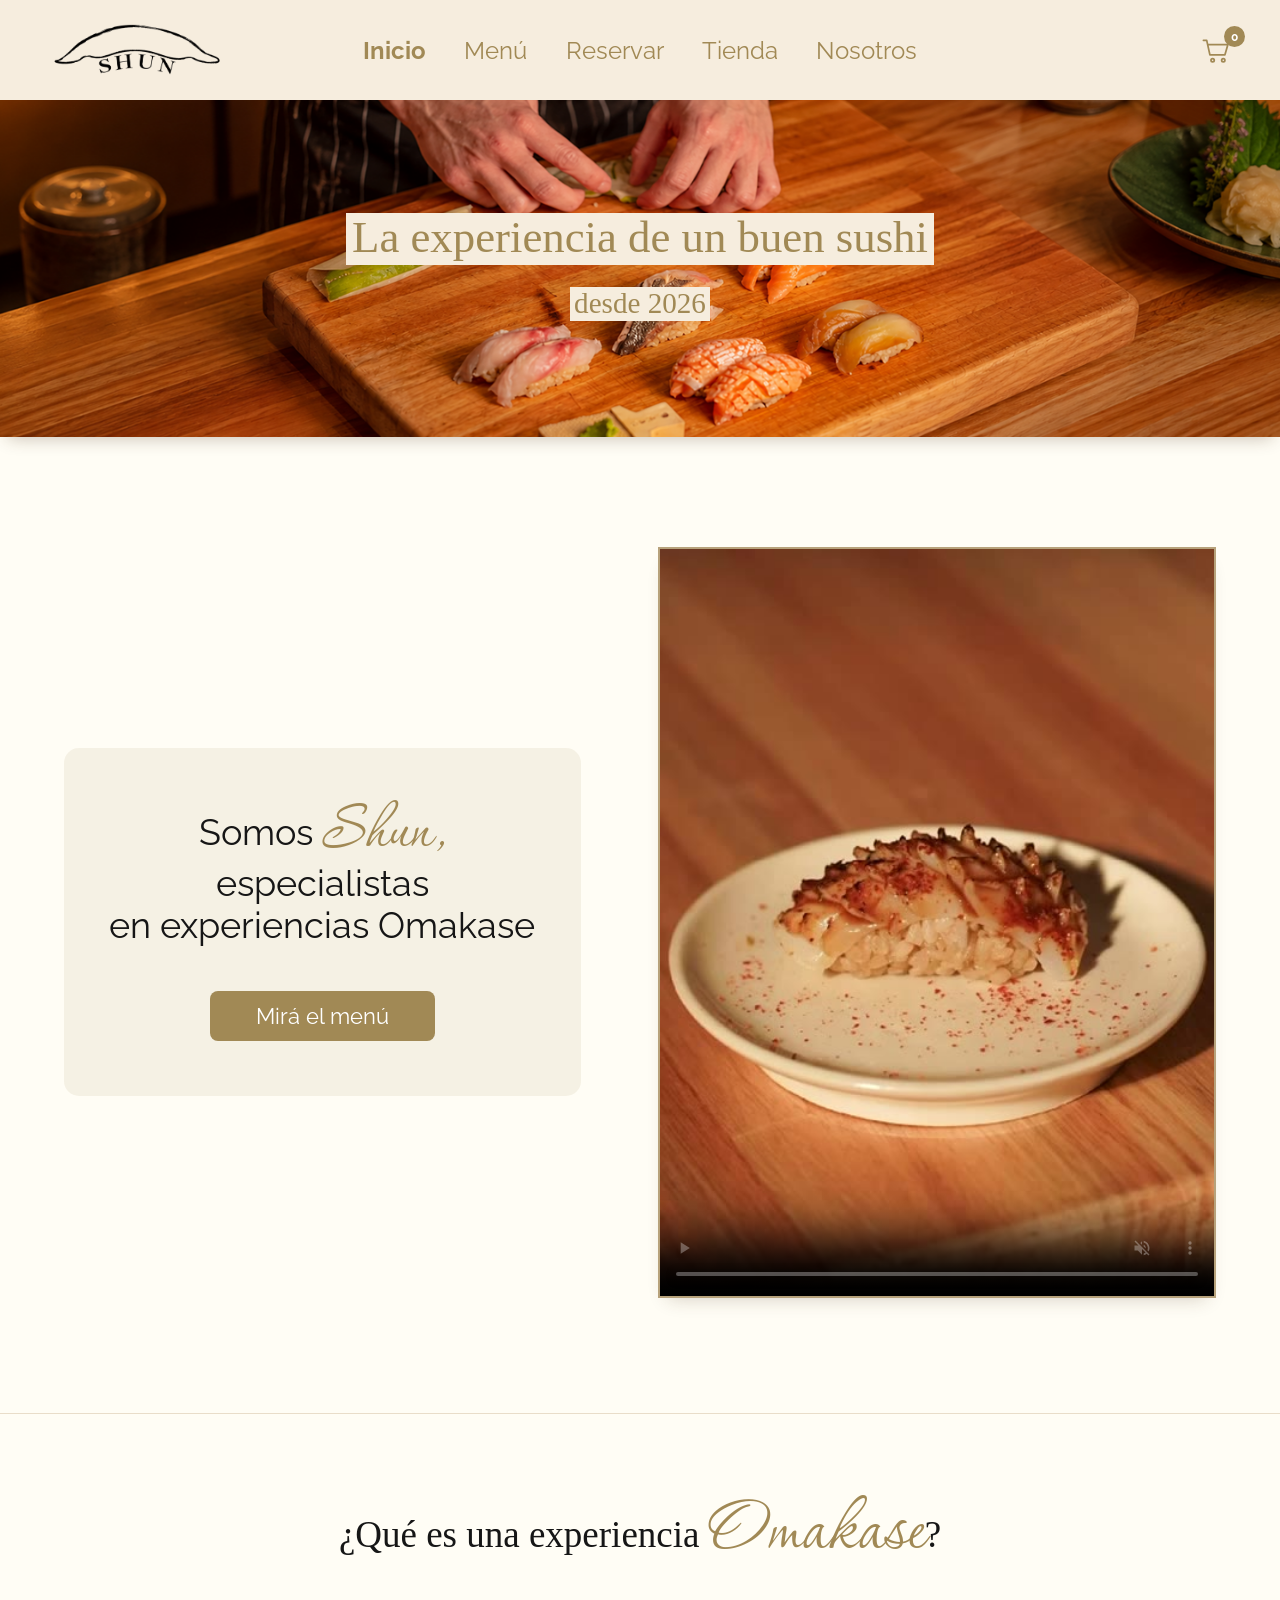
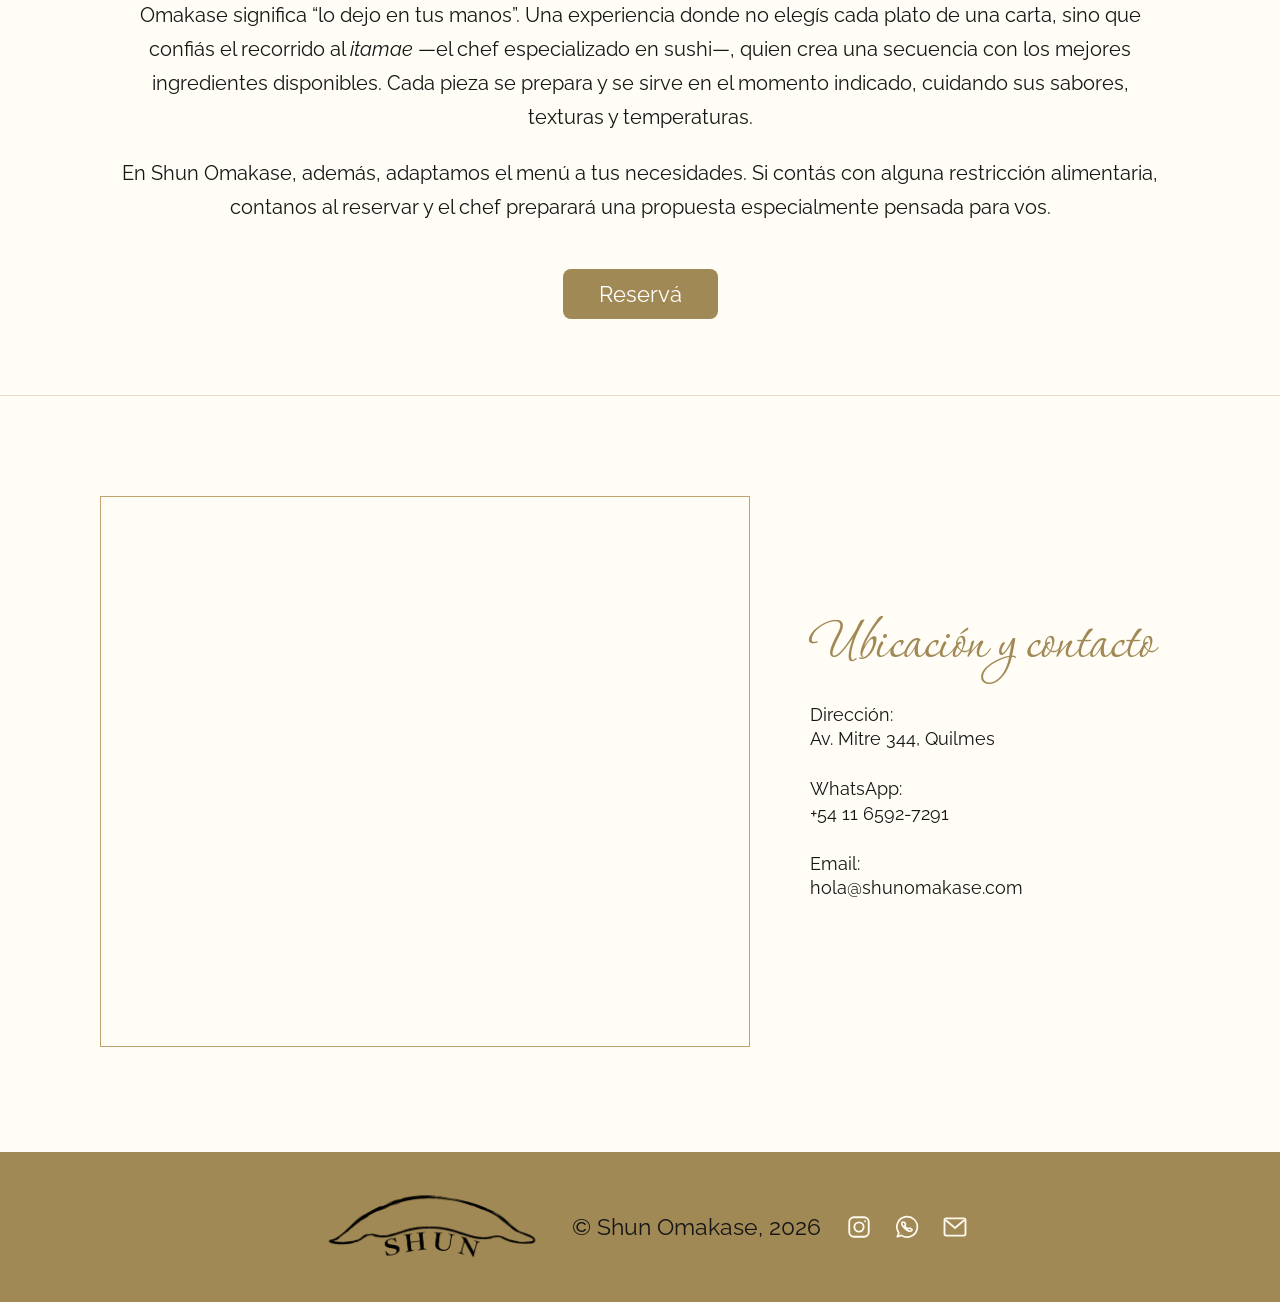
<file: index.html>
<!DOCTYPE html>
<html lang="es">
<head>
  <meta charset="UTF-8">
  <meta name="viewport" content="width=device-width, initial-scale=1.0">
  <title>Shun Omakase | Inicio</title>
  <link rel="preconnect" href="https://fonts.googleapis.com">
  <link rel="preconnect" href="https://fonts.gstatic.com" crossorigin>
  <link href="https://fonts.googleapis.com/css2?family=Corinthia:wght@400;700&amp;family=Raleway:wght@400;500;600;700&amp;display=swap" rel="stylesheet">
  <link rel="stylesheet" href="estilos.css">
  <script src="interacciones.js" defer></script>
</head>
<body>
  <header class="encabezado-sitio">
    <div class="contenido-encabezado">
      <a class="marca" href="index.html" aria-label="Shun Omakase, ir al inicio"><img src="imagenes/logo.png" alt="Shun Omakase"></a>
      <nav class="navegacion-principal" id="menu-principal" aria-label="Navegación principal">
        <ul>
          <li><a href="index.html" aria-current="page">Inicio</a></li>
          <li><a href="menu.html">Menú</a></li>
          <li><a href="reservar.html">Reservar</a></li>
          <li><a href="tienda.html">Tienda</a></li>
          <li><a href="nosotros.html">Nosotros</a></li>
        </ul>
      </nav>
      <div class="acciones-encabezado">
        <a class="enlace-carrito" href="carrito.html" aria-label="Carrito, 0 productos">
          <svg viewBox="0 0 32 32" fill="none" stroke="currentColor" stroke-width="1.8" stroke-linecap="round" stroke-linejoin="round" aria-hidden="true" focusable="false"><path d="M2.5 5.5h3.4l3.3 15h15.5l3-10.5H7.2"/><circle cx="12" cy="26" r="1.7"/><circle cx="23" cy="26" r="1.7"/></svg>
          <span class="contador-carrito" aria-hidden="true">0</span>
        </a>
        <button class="boton-menu" type="button" aria-label="Abrir menú" aria-controls="menu-principal" aria-expanded="false"><span></span><span></span><span></span></button>
      </div>
    </div>
  </header>

  <main>
    <section class="portada-fotografica portada-inicio" aria-label="Experiencia Shun Omakase">
      <h1><span class="linea-portada"><span class="resaltado">La experiencia de un buen sushi</span></span><span class="linea-portada"><span class="resaltado texto-pequeno">desde 2026</span></span></h1>
    </section>

    <section class="seccion-presentacion">
      <div class="distribucion-presentacion">
        <div class="texto-presentacion">
          <h2><span>Somos <span class="palabra-manuscrita">Shun,</span></span><span>especialistas</span><span>en experiencias Omakase</span></h2>
          <a class="boton" href="menu.html">Mirá el menú</a>
        </div>
        <video class="video-presentacion" src="videos/somos-shun.mp4" poster="imagenes/video-portada.jpg" autoplay muted loop playsinline controls aria-label="Video de la preparación de sushi en Shun Omakase"></video>
      </div>
    </section>

    <section class="seccion-definicion">
      <div class="ancho-contenido">
        <h2 class="titulo-definicion">¿Qué es una experiencia <span class="palabra-manuscrita">Omakase</span>?</h2>
        <div class="texto-definicion">
          <p>Omakase significa “lo dejo en tus manos”. Una experiencia donde no elegís cada plato de una carta, sino que confiás el recorrido al <em>itamae</em> —el chef especializado en sushi—, quien crea una secuencia con los mejores ingredientes disponibles. Cada pieza se prepara y se sirve en el momento indicado, cuidando sus sabores, texturas y temperaturas.</p>
          <p>En Shun Omakase, además, adaptamos el menú a tus necesidades. Si contás con alguna restricción alimentaria, contanos al reservar y el chef preparará una propuesta especialmente pensada para vos.</p>
        </div>
        <a class="boton" href="reservar.html">Reservá</a>
      </div>
    </section>

    <section class="seccion-ubicacion" id="contacto">
      <div class="distribucion-ubicacion">
        <iframe title="Mapa de Shun Omakase en Av. Mitre 344, Quilmes" src="https://www.google.com/maps?q=Av.%20Mitre%20344%2C%20Quilmes%2C%20Buenos%20Aires%2C%20Argentina&amp;output=embed" loading="lazy" referrerpolicy="no-referrer-when-downgrade" allowfullscreen></iframe>
        <div class="datos-ubicacion">
          <h2 class="palabra-manuscrita">Ubicación y contacto</h2>
          <p>Dirección:<br>Av. Mitre 344, Quilmes</p>
          <p>WhatsApp:<br><a href="https://wa.me/541165927291" target="_blank" rel="noopener noreferrer">+54 11 6592-7291</a></p>
          <p>Email:<br><a href="mailto:hola@shunomakase.com">hola@shunomakase.com</a></p>
        </div>
      </div>
    </section>
  </main>

  <footer class="pie-sitio">
    <div class="contenido-pie">
      <a href="index.html" aria-label="Shun Omakase, ir al inicio"><img class="logo-pie" src="imagenes/logo.png" alt="Shun Omakase"></a>
      <p>© Shun Omakase, 2026</p>
      <div class="enlaces-redes" aria-label="Contacto y redes">
        <a href="https://www.instagram.com/pf.faziorenata/" target="_blank" rel="noopener noreferrer" aria-label="Instagram de @pf.faziorenata"><img src="imagenes/instagram.svg" alt=""></a>
        <a href="https://wa.me/541165927291" target="_blank" rel="noopener noreferrer" aria-label="Escribir por WhatsApp"><img src="imagenes/whatsapp.svg" alt=""></a>
        <a href="mailto:hola@shunomakase.com" aria-label="Enviar un correo"><img src="imagenes/correo.svg" alt=""></a>
      </div>
    </div>
  </footer>
</body>
</html>
</file>
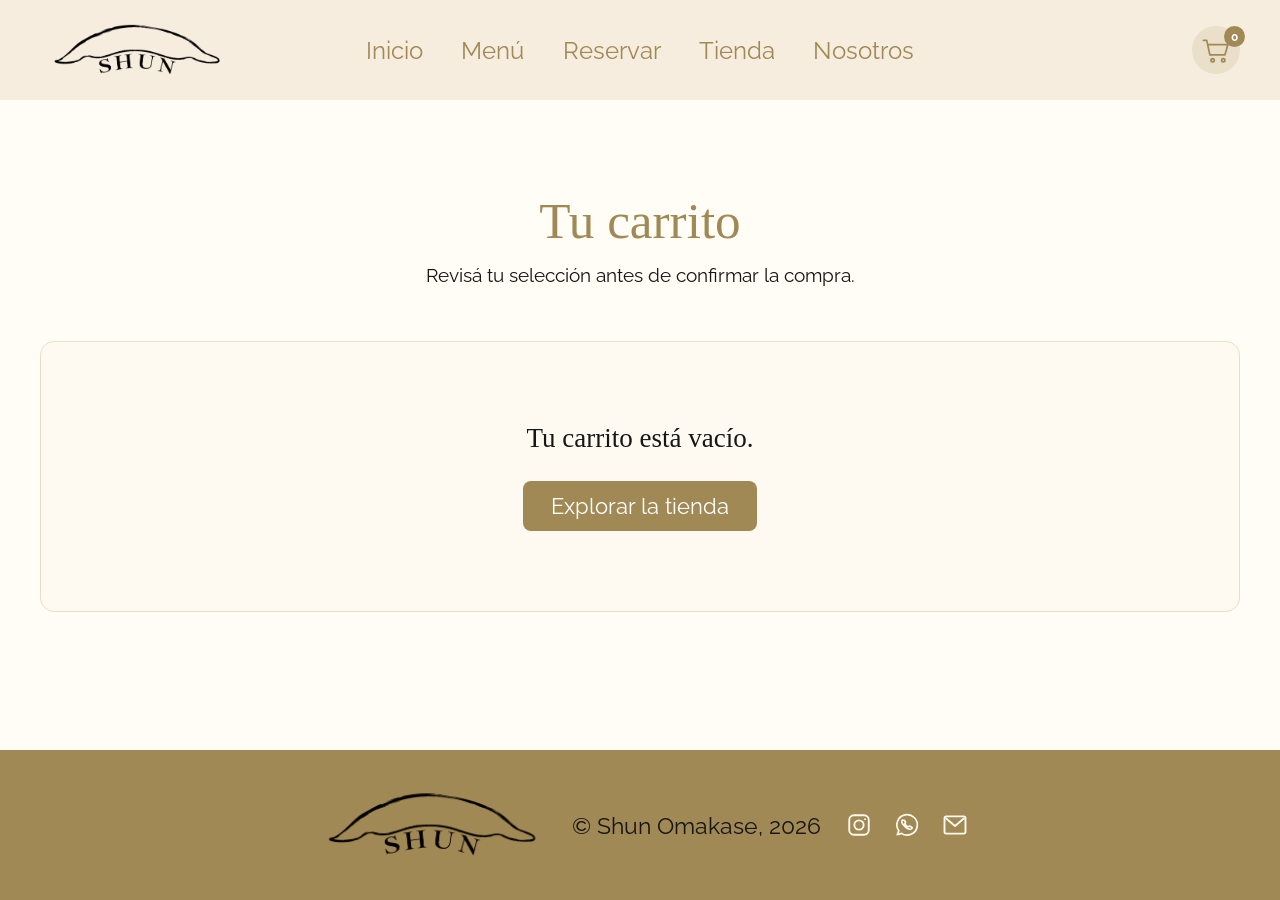
<file: carrito.html>
<!DOCTYPE html>
<html lang="es">
<head>
  <meta charset="UTF-8">
  <meta name="viewport" content="width=device-width, initial-scale=1.0">
  <title>Shun Omakase | Carrito</title>
  <link rel="preconnect" href="https://fonts.googleapis.com">
  <link rel="preconnect" href="https://fonts.gstatic.com" crossorigin>
  <link href="https://fonts.googleapis.com/css2?family=Corinthia:wght@400;700&amp;family=Raleway:wght@400;500;600;700&amp;display=swap" rel="stylesheet">
  <link rel="stylesheet" href="estilos.css">
  <script src="interacciones.js" defer></script>
</head>
<body class="pagina-carrito">
  <header class="encabezado-sitio">
    <div class="contenido-encabezado">
      <a class="marca" href="index.html" aria-label="Shun Omakase, ir al inicio"><img src="imagenes/logo.png" alt="Shun Omakase"></a>
      <nav class="navegacion-principal" id="menu-principal" aria-label="Navegación principal">
        <ul>
          <li><a href="index.html">Inicio</a></li>
          <li><a href="menu.html">Menú</a></li>
          <li><a href="reservar.html">Reservar</a></li>
          <li><a href="tienda.html">Tienda</a></li>
          <li><a href="nosotros.html">Nosotros</a></li>
        </ul>
      </nav>
      <div class="acciones-encabezado">
        <a class="enlace-carrito" href="carrito.html" aria-current="page" aria-label="Carrito, 0 productos">
          <svg viewBox="0 0 32 32" fill="none" stroke="currentColor" stroke-width="1.8" stroke-linecap="round" stroke-linejoin="round" aria-hidden="true" focusable="false"><path d="M2.5 5.5h3.4l3.3 15h15.5l3-10.5H7.2"/><circle cx="12" cy="26" r="1.7"/><circle cx="23" cy="26" r="1.7"/></svg>
          <span class="contador-carrito" aria-hidden="true">0</span>
        </a>
        <button class="boton-menu" type="button" aria-label="Abrir menú" aria-controls="menu-principal" aria-expanded="false"><span></span><span></span><span></span></button>
      </div>
    </div>
  </header>

  <main>
    <section class="seccion-carrito" aria-labelledby="titulo-carrito">
      <div class="encabezado-carrito">
        <h1 id="titulo-carrito">Tu carrito</h1>
        <p>Revisá tu selección antes de confirmar la compra.</p>
      </div>
      <div class="carrito-vacio" id="carrito-vacio" hidden>
        <p>Tu carrito está vacío.</p>
        <a class="boton" href="tienda.html">Explorar la tienda</a>
      </div>
      <div class="contenido-carrito" id="contenido-carrito" hidden>
        <div class="lista-carrito" id="lista-carrito" aria-live="polite"></div>
        <aside class="resumen-carrito" aria-label="Resumen de compra">
          <h2>Resumen</h2>
          <div class="linea-total"><span>Total</span><strong id="total-carrito">$0</strong></div>
          <form id="formulario-carrito" aria-label="Confirmar compra simulada">
            <label for="nombre-comprador">Nombre:</label>
            <input id="nombre-comprador" name="nombre" type="text" placeholder="Escribí tu nombre" autocomplete="name" required>
            <label for="correo-comprador">Correo electrónico:</label>
            <input id="correo-comprador" name="correo" type="email" placeholder="nombre@gmail.com" autocomplete="email" required>
            <button class="boton-comprar" type="submit">Confirmar compra</button>
          </form>
        </aside>
      </div>
    </section>
  </main>

  <footer class="pie-sitio">
    <div class="contenido-pie">
      <a href="index.html" aria-label="Shun Omakase, ir al inicio"><img class="logo-pie" src="imagenes/logo.png" alt="Shun Omakase"></a>
      <p>© Shun Omakase, 2026</p>
      <div class="enlaces-redes" aria-label="Contacto y redes">
        <a href="https://www.instagram.com/pf.faziorenata/" target="_blank" rel="noopener noreferrer" aria-label="Instagram de @pf.faziorenata"><img src="imagenes/instagram.svg" alt=""></a>
        <a href="https://wa.me/541165927291" target="_blank" rel="noopener noreferrer" aria-label="Escribir por WhatsApp"><img src="imagenes/whatsapp.svg" alt=""></a>
        <a href="mailto:hola@shunomakase.com" aria-label="Enviar un correo"><img src="imagenes/correo.svg" alt=""></a>
      </div>
    </div>
  </footer>
</body>
</html>
</file>
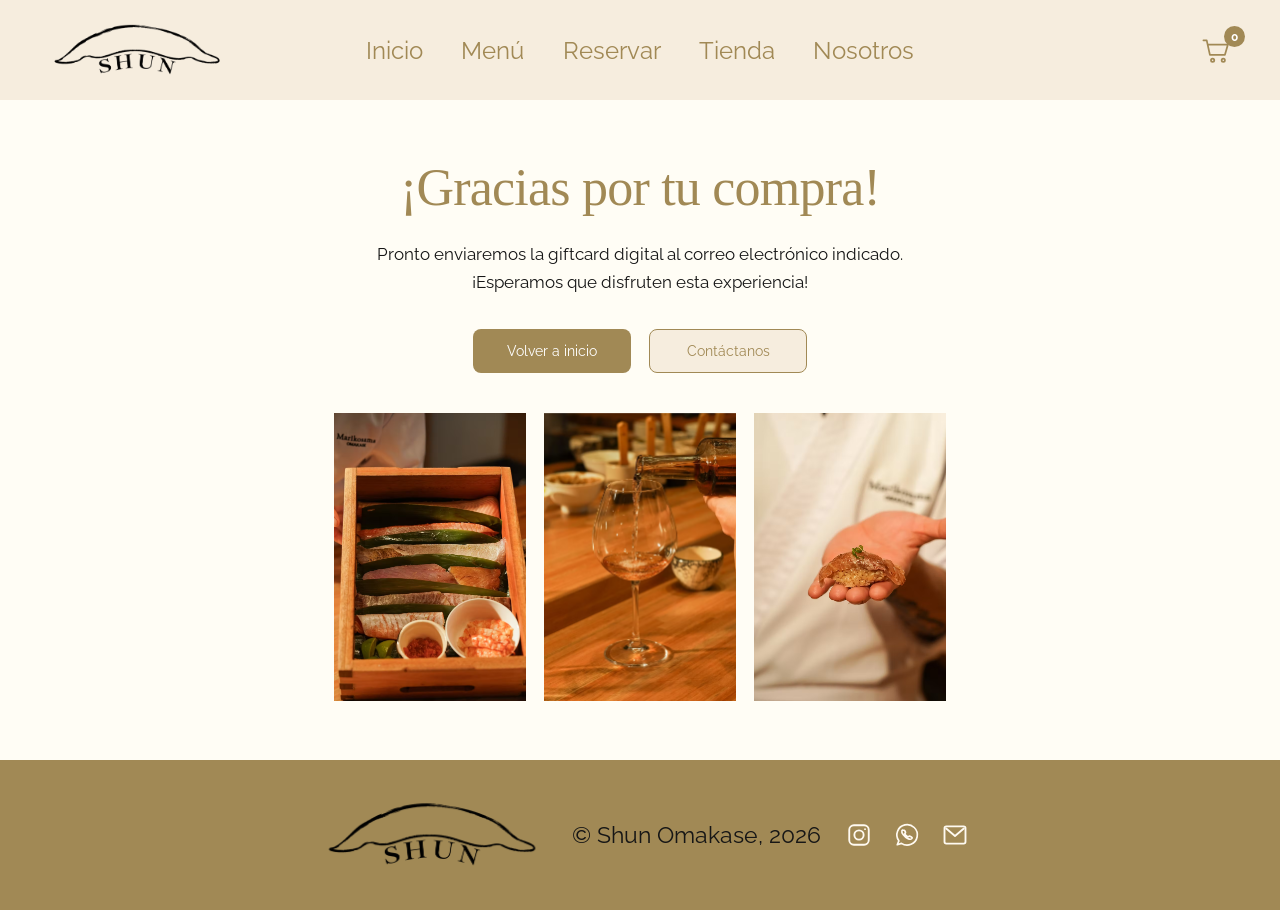
<file: confirmacion-compra.html>
<!DOCTYPE html>
<html lang="es">
<head>
  <meta charset="UTF-8">
  <meta name="viewport" content="width=device-width, initial-scale=1.0">
  <title>Shun Omakase | Compra confirmada</title>
  <link rel="preconnect" href="https://fonts.googleapis.com">
  <link rel="preconnect" href="https://fonts.gstatic.com" crossorigin>
  <link href="https://fonts.googleapis.com/css2?family=Corinthia:wght@400;700&amp;family=Raleway:wght@400;500;600;700&amp;display=swap" rel="stylesheet">
  <link rel="stylesheet" href="estilos.css">
  <script src="interacciones.js" defer></script>
</head>
<body class="pagina-confirmacion">
  <header class="encabezado-sitio">
    <div class="contenido-encabezado">
      <a class="marca" href="index.html" aria-label="Shun Omakase, ir al inicio"><img src="imagenes/logo.png" alt="Shun Omakase"></a>
      <nav class="navegacion-principal" id="menu-principal" aria-label="Navegación principal">
        <ul>
          <li><a href="index.html">Inicio</a></li>
          <li><a href="menu.html">Menú</a></li>
          <li><a href="reservar.html">Reservar</a></li>
          <li><a href="tienda.html">Tienda</a></li>
          <li><a href="nosotros.html">Nosotros</a></li>
        </ul>
      </nav>
      <div class="acciones-encabezado">
        <a class="enlace-carrito" href="carrito.html" aria-label="Carrito, 0 productos">
          <svg viewBox="0 0 32 32" fill="none" stroke="currentColor" stroke-width="1.8" stroke-linecap="round" stroke-linejoin="round" aria-hidden="true" focusable="false"><path d="M2.5 5.5h3.4l3.3 15h15.5l3-10.5H7.2"/><circle cx="12" cy="26" r="1.7"/><circle cx="23" cy="26" r="1.7"/></svg>
          <span class="contador-carrito" aria-hidden="true">0</span>
        </a>
        <button class="boton-menu" type="button" aria-label="Abrir menú" aria-controls="menu-principal" aria-expanded="false"><span></span><span></span><span></span></button>
      </div>
    </div>
  </header>

  <main>
    <section class="seccion-confirmacion" aria-labelledby="titulo-confirmacion">
      <h1 id="titulo-confirmacion">¡Gracias por tu compra!</h1>
      <p id="mensaje-confirmacion-compra">Pronto enviaremos la giftcard digital al correo electrónico indicado.<br>¡Esperamos que disfruten esta experiencia!</p>
      <div class="acciones-confirmacion">
        <a class="boton" href="index.html">Volver a inicio</a>
        <a class="boton boton-contorno" href="index.html#contacto">Contáctanos</a>
      </div>
      <div class="galeria-confirmacion" aria-label="Imágenes de la experiencia Shun Omakase">
        <img src="imagenes/compra-1.png" alt="Selección de piezas de sushi en una caja de madera" width="767" height="1151">
        <img src="imagenes/compra-2.png" alt="Una bebida servida en una copa" width="769" height="1153">
        <img src="imagenes/compra-3.png" alt="Un itamae presenta una pieza de sushi" width="766" height="1151">
      </div>
    </section>
  </main>

  <footer class="pie-sitio">
    <div class="contenido-pie">
      <a href="index.html" aria-label="Shun Omakase, ir al inicio"><img class="logo-pie" src="imagenes/logo.png" alt="Shun Omakase"></a>
      <p>© Shun Omakase, 2026</p>
      <div class="enlaces-redes" aria-label="Contacto y redes">
        <a href="https://www.instagram.com/pf.faziorenata/" target="_blank" rel="noopener noreferrer" aria-label="Instagram de @pf.faziorenata"><img src="imagenes/instagram.svg" alt=""></a>
        <a href="https://wa.me/541165927291" target="_blank" rel="noopener noreferrer" aria-label="Escribir por WhatsApp"><img src="imagenes/whatsapp.svg" alt=""></a>
        <a href="mailto:hola@shunomakase.com" aria-label="Enviar un correo"><img src="imagenes/correo.svg" alt=""></a>
      </div>
    </div>
  </footer>
</body>
</html>
</file>
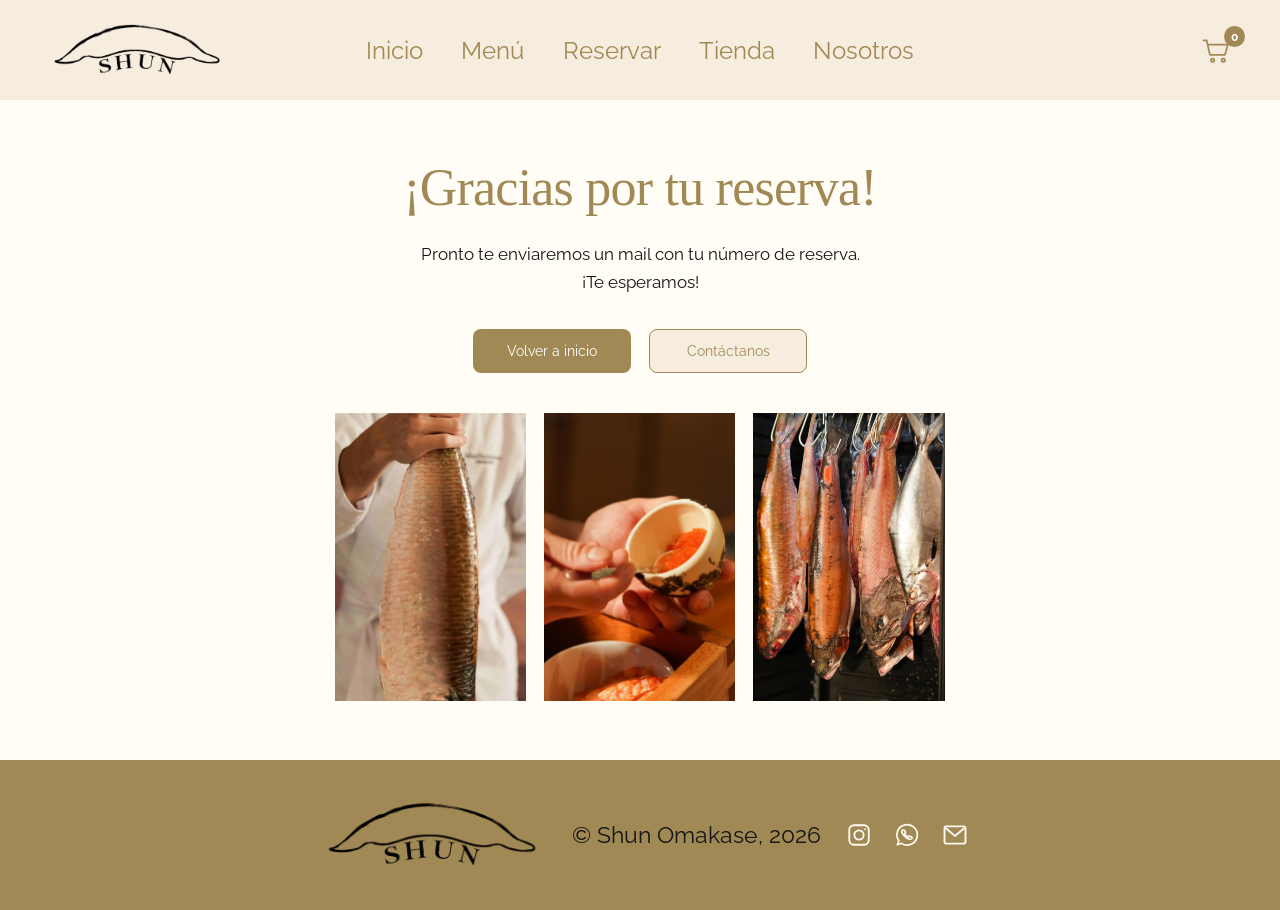
<file: confirmacion-reserva.html>
<!DOCTYPE html>
<html lang="es">
<head>
  <meta charset="UTF-8">
  <meta name="viewport" content="width=device-width, initial-scale=1.0">
  <title>Shun Omakase | Reserva confirmada</title>
  <link rel="preconnect" href="https://fonts.googleapis.com">
  <link rel="preconnect" href="https://fonts.gstatic.com" crossorigin>
  <link href="https://fonts.googleapis.com/css2?family=Corinthia:wght@400;700&amp;family=Raleway:wght@400;500;600;700&amp;display=swap" rel="stylesheet">
  <link rel="stylesheet" href="estilos.css">
  <script src="interacciones.js" defer></script>
</head>
<body class="pagina-confirmacion">
  <header class="encabezado-sitio">
    <div class="contenido-encabezado">
      <a class="marca" href="index.html" aria-label="Shun Omakase, ir al inicio"><img src="imagenes/logo.png" alt="Shun Omakase"></a>
      <nav class="navegacion-principal" id="menu-principal" aria-label="Navegación principal">
        <ul>
          <li><a href="index.html">Inicio</a></li>
          <li><a href="menu.html">Menú</a></li>
          <li><a href="reservar.html">Reservar</a></li>
          <li><a href="tienda.html">Tienda</a></li>
          <li><a href="nosotros.html">Nosotros</a></li>
        </ul>
      </nav>
      <div class="acciones-encabezado">
        <a class="enlace-carrito" href="carrito.html" aria-label="Carrito, 0 productos">
          <svg viewBox="0 0 32 32" fill="none" stroke="currentColor" stroke-width="1.8" stroke-linecap="round" stroke-linejoin="round" aria-hidden="true" focusable="false"><path d="M2.5 5.5h3.4l3.3 15h15.5l3-10.5H7.2"/><circle cx="12" cy="26" r="1.7"/><circle cx="23" cy="26" r="1.7"/></svg>
          <span class="contador-carrito" aria-hidden="true">0</span>
        </a>
        <button class="boton-menu" type="button" aria-label="Abrir menú" aria-controls="menu-principal" aria-expanded="false"><span></span><span></span><span></span></button>
      </div>
    </div>
  </header>

  <main>
    <section class="seccion-confirmacion" aria-labelledby="titulo-confirmacion">
      <h1 id="titulo-confirmacion">¡Gracias por tu reserva!</h1>
      <p>Pronto te enviaremos un mail con tu número de reserva.<br>¡Te esperamos!</p>
      <div class="acciones-confirmacion">
        <a class="boton" href="index.html">Volver a inicio</a>
        <a class="boton boton-contorno" href="index.html#contacto">Contáctanos</a>
      </div>
      <div class="galeria-confirmacion" aria-label="Imágenes de la experiencia Shun Omakase">
        <img src="imagenes/reserva-1.png" alt="Itamae sostiene un pescado fresco" width="766" height="1155">
        <img src="imagenes/reserva-2.png" alt="Preparación con huevas de salmón" width="767" height="1153">
        <img src="imagenes/reserva-3.png" alt="Pescados de temporada colgados" width="767" height="1151">
      </div>
    </section>
  </main>

  <footer class="pie-sitio">
    <div class="contenido-pie">
      <a href="index.html" aria-label="Shun Omakase, ir al inicio"><img class="logo-pie" src="imagenes/logo.png" alt="Shun Omakase"></a>
      <p>© Shun Omakase, 2026</p>
      <div class="enlaces-redes" aria-label="Contacto y redes">
        <a href="https://www.instagram.com/pf.faziorenata/" target="_blank" rel="noopener noreferrer" aria-label="Instagram de @pf.faziorenata"><img src="imagenes/instagram.svg" alt=""></a>
        <a href="https://wa.me/541165927291" target="_blank" rel="noopener noreferrer" aria-label="Escribir por WhatsApp"><img src="imagenes/whatsapp.svg" alt=""></a>
        <a href="mailto:hola@shunomakase.com" aria-label="Enviar un correo"><img src="imagenes/correo.svg" alt=""></a>
      </div>
    </div>
  </footer>
</body>
</html>
</file>
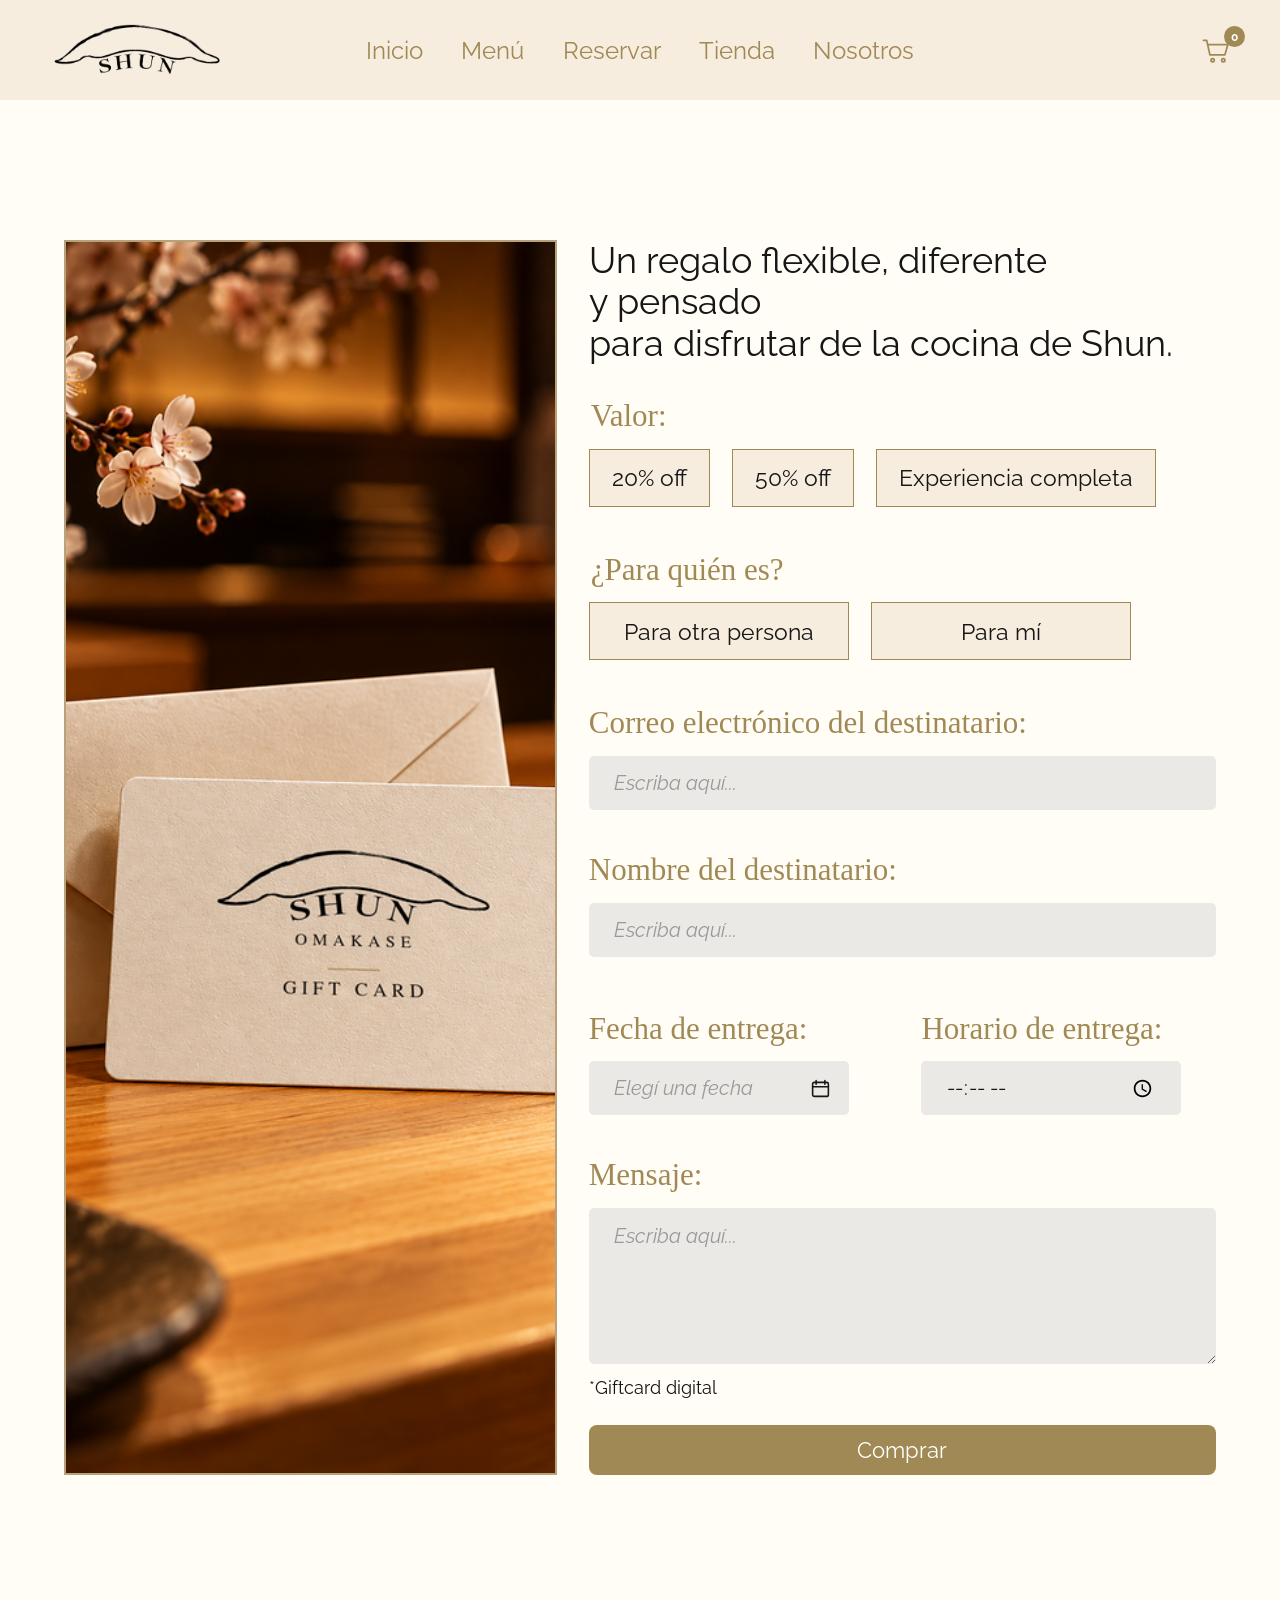
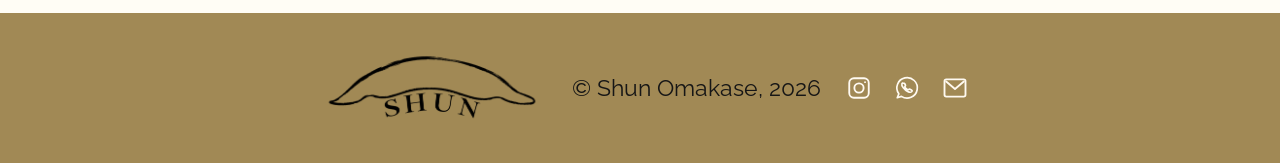
<file: giftcards.html>
<!DOCTYPE html>
<html lang="es">
<head>
  <meta charset="UTF-8">
  <meta name="viewport" content="width=device-width, initial-scale=1.0">
  <title>Shun Omakase | Giftcards</title>
  <link rel="preconnect" href="https://fonts.googleapis.com">
  <link rel="preconnect" href="https://fonts.gstatic.com" crossorigin>
  <link href="https://fonts.googleapis.com/css2?family=Corinthia:wght@400;700&amp;family=Raleway:wght@400;500;600;700&amp;display=swap" rel="stylesheet">
  <link rel="stylesheet" href="estilos.css">
  <script src="interacciones.js" defer></script>
</head>
<body>
  <header class="encabezado-sitio">
    <div class="contenido-encabezado">
      <a class="marca" href="index.html" aria-label="Shun Omakase, ir al inicio"><img src="imagenes/logo.png" alt="Shun Omakase"></a>
      <nav class="navegacion-principal" id="menu-principal" aria-label="Navegación principal">
        <ul>
          <li><a href="index.html">Inicio</a></li>
          <li><a href="menu.html">Menú</a></li>
          <li><a href="reservar.html">Reservar</a></li>
          <li><a href="tienda.html">Tienda</a></li>
          <li><a href="nosotros.html">Nosotros</a></li>
        </ul>
      </nav>
      <div class="acciones-encabezado">
        <a class="enlace-carrito" href="carrito.html" aria-label="Carrito, 0 productos">
          <svg viewBox="0 0 32 32" fill="none" stroke="currentColor" stroke-width="1.8" stroke-linecap="round" stroke-linejoin="round" aria-hidden="true" focusable="false"><path d="M2.5 5.5h3.4l3.3 15h15.5l3-10.5H7.2"/><circle cx="12" cy="26" r="1.7"/><circle cx="23" cy="26" r="1.7"/></svg>
          <span class="contador-carrito" aria-hidden="true">0</span>
        </a>
        <button class="boton-menu" type="button" aria-label="Abrir menú" aria-controls="menu-principal" aria-expanded="false"><span></span><span></span><span></span></button>
      </div>
    </div>
  </header>

  <main>
    <section class="seccion-giftcards" aria-labelledby="titulo-giftcard">
      <div class="distribucion-giftcards">
        <img class="foto-giftcard" src="imagenes/giftcard.png" alt="Presentación de la gift card de Shun Omakase con flores y un sobre">
        <div class="contenido-giftcard">
          <h1 id="titulo-giftcard">Un regalo flexible, diferente y pensado<br class="salto-escritorio"> para disfrutar de la cocina de Shun.</h1>
          <form class="formulario-giftcard" id="formulario-giftcard" aria-label="Compra simulada de una gift card">
            <fieldset class="grupo-opciones">
              <legend>Valor:</legend>
              <div class="opciones-valor">
                <input class="opcion-oculta" type="radio" name="valor" id="valor-20" value="20% off" required><label for="valor-20">20% off</label>
                <input class="opcion-oculta" type="radio" name="valor" id="valor-50" value="50% off" required><label for="valor-50">50% off</label>
                <input class="opcion-oculta" type="radio" name="valor" id="valor-completa" value="Experiencia completa" required><label for="valor-completa">Experiencia completa</label>
              </div>
            </fieldset>
            <fieldset class="grupo-opciones">
              <legend>¿Para quién es?</legend>
              <div class="opciones-destinatario">
                <input class="opcion-oculta" type="radio" name="destino" id="destino-otra" value="otra persona" required><label for="destino-otra">Para otra persona</label>
                <input class="opcion-oculta" type="radio" name="destino" id="destino-propio" value="para mí" required><label for="destino-propio">Para mí</label>
              </div>
            </fieldset>
            <label for="correo-destinatario" id="etiqueta-correo">Correo electrónico del destinatario:</label>
            <input id="correo-destinatario" name="correo-destinatario" type="email" placeholder="Escriba aquí..." required>
            <label for="nombre-destinatario" id="etiqueta-nombre">Nombre del destinatario:</label>
            <input id="nombre-destinatario" name="nombre-destinatario" type="text" placeholder="Escriba aquí..." required>
            <div class="campos-entrega">
              <div class="selector-fecha">
                <label for="fecha-entrega">Fecha de entrega:</label>
                <input id="fecha-entrega" name="fecha-entrega" type="text" placeholder="Elegí una fecha" readonly required aria-haspopup="dialog" aria-controls="calendario-entrega" aria-expanded="false" aria-errormessage="error-fecha-entrega">
                <div class="calendario-reserva" id="calendario-entrega" role="dialog" aria-label="Elegir fecha de entrega" hidden>
                  <div class="cabecera-calendario">
                    <button type="button" id="mes-anterior-entrega" aria-label="Mes anterior">‹</button>
                    <strong id="mes-calendario-entrega" aria-live="polite"></strong>
                    <button type="button" id="mes-siguiente-entrega" aria-label="Mes siguiente">›</button>
                  </div>
                  <div class="dias-semana" aria-hidden="true"><span>Lu</span><span>Ma</span><span>Mi</span><span>Ju</span><span>Vi</span><span>Sá</span><span>Do</span></div>
                  <div class="dias-calendario" id="dias-calendario-entrega"></div>
                </div>
                <p class="error-fecha" id="error-fecha-entrega" role="alert" hidden></p>
              </div>
              <div><label for="hora-entrega">Horario de entrega:</label><input id="hora-entrega" name="hora-entrega" type="time" required></div>
            </div>
            <label for="mensaje-giftcard">Mensaje:</label>
            <textarea id="mensaje-giftcard" name="mensaje" placeholder="Escriba aquí..." required></textarea>
            <p class="aclaracion-giftcard">*Giftcard digital</p>
            <button class="boton-comprar" type="submit">Comprar</button>
          </form>
        </div>
      </div>
    </section>
  </main>

  <footer class="pie-sitio">
    <div class="contenido-pie">
      <a href="index.html" aria-label="Shun Omakase, ir al inicio"><img class="logo-pie" src="imagenes/logo.png" alt="Shun Omakase"></a>
      <p>© Shun Omakase, 2026</p>
      <div class="enlaces-redes" aria-label="Contacto y redes">
        <a href="https://www.instagram.com/pf.faziorenata/" target="_blank" rel="noopener noreferrer" aria-label="Instagram de @pf.faziorenata"><img src="imagenes/instagram.svg" alt=""></a>
        <a href="https://wa.me/541165927291" target="_blank" rel="noopener noreferrer" aria-label="Escribir por WhatsApp"><img src="imagenes/whatsapp.svg" alt=""></a>
        <a href="mailto:hola@shunomakase.com" aria-label="Enviar un correo"><img src="imagenes/correo.svg" alt=""></a>
      </div>
    </div>
  </footer>
</body>
</html>
</file>
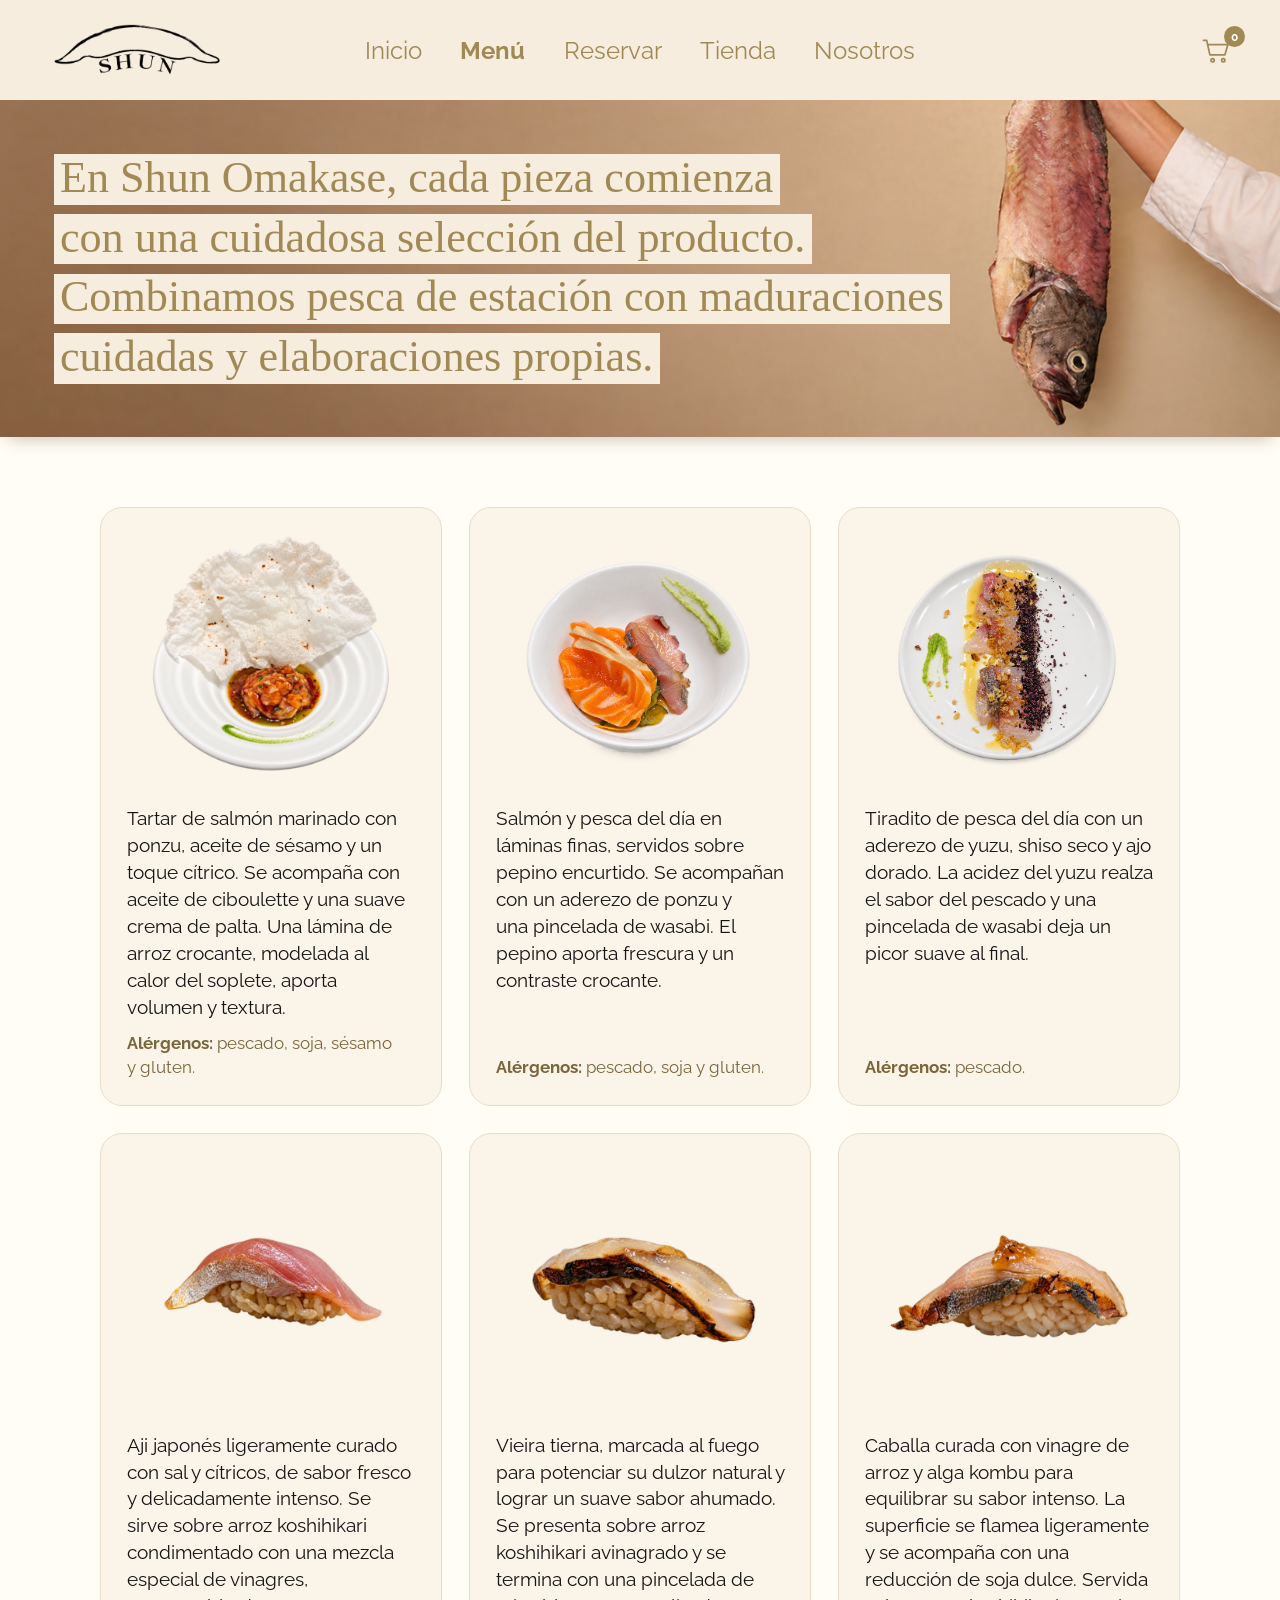
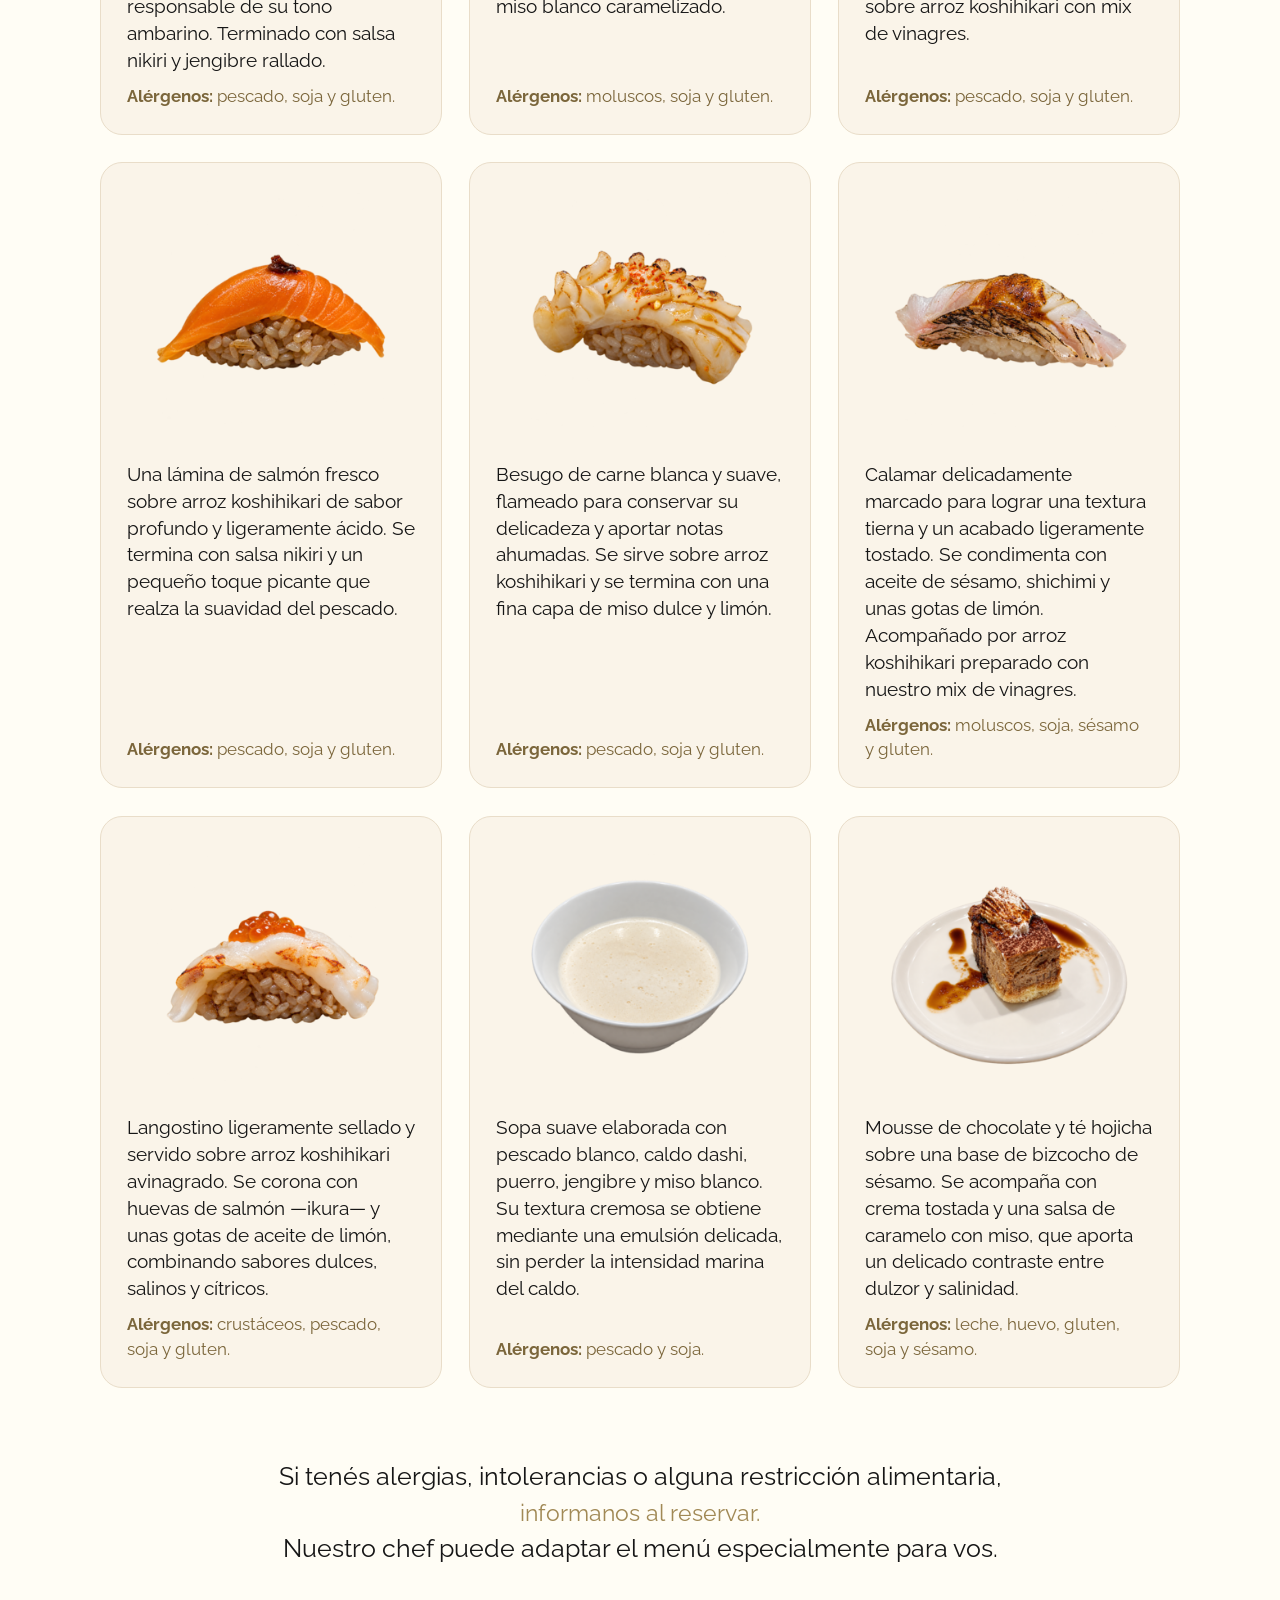
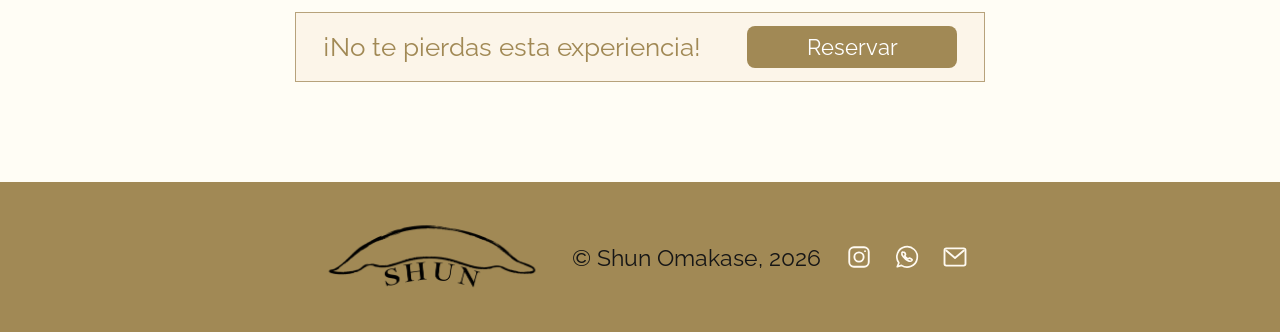
<file: menu.html>
<!DOCTYPE html>
<html lang="es">
<head>
  <meta charset="UTF-8">
  <meta name="viewport" content="width=device-width, initial-scale=1.0">
  <title>Shun Omakase | Menú</title>
  <link rel="preconnect" href="https://fonts.googleapis.com">
  <link rel="preconnect" href="https://fonts.gstatic.com" crossorigin>
  <link href="https://fonts.googleapis.com/css2?family=Corinthia:wght@400;700&amp;family=Raleway:wght@400;500;600;700&amp;display=swap" rel="stylesheet">
  <link rel="stylesheet" href="estilos.css">
  <script src="interacciones.js" defer></script>
</head>
<body>
  <header class="encabezado-sitio">
    <div class="contenido-encabezado">
      <a class="marca" href="index.html" aria-label="Shun Omakase, ir al inicio"><img src="imagenes/logo.png" alt="Shun Omakase"></a>
      <nav class="navegacion-principal" id="menu-principal" aria-label="Navegación principal">
        <ul>
          <li><a href="index.html">Inicio</a></li>
          <li><a href="menu.html" aria-current="page">Menú</a></li>
          <li><a href="reservar.html">Reservar</a></li>
          <li><a href="tienda.html">Tienda</a></li>
          <li><a href="nosotros.html">Nosotros</a></li>
        </ul>
      </nav>
      <div class="acciones-encabezado">
        <a class="enlace-carrito" href="carrito.html" aria-label="Carrito, 0 productos">
          <svg viewBox="0 0 32 32" fill="none" stroke="currentColor" stroke-width="1.8" stroke-linecap="round" stroke-linejoin="round" aria-hidden="true" focusable="false"><path d="M2.5 5.5h3.4l3.3 15h15.5l3-10.5H7.2"/><circle cx="12" cy="26" r="1.7"/><circle cx="23" cy="26" r="1.7"/></svg>
          <span class="contador-carrito" aria-hidden="true">0</span>
        </a>
        <button class="boton-menu" type="button" aria-label="Abrir menú" aria-controls="menu-principal" aria-expanded="false"><span></span><span></span><span></span></button>
      </div>
    </div>
  </header>

  <main>
    <section class="portada-fotografica portada-menu" aria-label="Nuestra cocina">
      <h1 class="texto-portada">
        <span class="texto-menu-escritorio">
          <span class="linea-portada"><span class="resaltado">En Shun Omakase, cada pieza comienza</span></span>
          <span class="linea-portada"><span class="resaltado">con una cuidadosa selección del producto.</span></span>
          <span class="linea-portada"><span class="resaltado">Combinamos pesca de estación con maduraciones</span></span>
          <span class="linea-portada"><span class="resaltado">cuidadas y elaboraciones propias.</span></span>
        </span>
        <span class="texto-menu-celular">
          <span class="linea-portada"><span class="resaltado">Cada pieza comienza</span></span>
          <span class="linea-portada"><span class="resaltado">con una cuidadosa selección</span></span>
          <span class="linea-portada"><span class="resaltado">del producto y la temporada.</span></span>
        </span>
      </h1>
    </section>

    <section class="seccion-platos" aria-label="Platos del menú omakase">
      <div class="lista-platos">
        <article class="tarjeta-plato">
          <img src="imagenes/plato-01.png" alt="Entrada de salmón y arroz crocante" loading="lazy">
          <p><span class="descripcion-escritorio">Tartar de salmón marinado con ponzu, aceite de sésamo y un toque cítrico.</span><span class="descripcion-celular">Salmón cortado a cuchillo y marinado con ponzu, aceite de sésamo y un toque cítrico.</span> Se acompaña con aceite de ciboulette y una suave crema de palta. Una lámina de arroz crocante, modelada al calor del soplete, aporta volumen y textura.</p>
          <p class="alergenos"><strong>Alérgenos:</strong> pescado, soja, sésamo y gluten.</p>
        </article>

        <article class="tarjeta-plato">
          <img src="imagenes/plato-11.png" alt="Cuenco de sashimi de salmón y pesca del día" width="1254" height="1254" loading="lazy">
          <p>Salmón y pesca del día en láminas finas, servidos sobre pepino encurtido. Se acompañan con un aderezo de ponzu y una pincelada de wasabi. El pepino aporta frescura y un contraste crocante.</p>
          <p class="alergenos"><strong>Alérgenos:</strong> pescado, soja y gluten.</p>
        </article>

        <article class="tarjeta-plato">
          <img src="imagenes/plato-12.png" alt="Tiradito de pesca del día con shiso y wasabi" width="1254" height="1254" loading="lazy">
          <p>Tiradito de pesca del día con un aderezo de yuzu, shiso seco y ajo dorado. La acidez del yuzu realza el sabor del pescado y una pincelada de wasabi deja un picor suave al final.</p>
          <p class="alergenos"><strong>Alérgenos:</strong> pescado.</p>
        </article>

        <article class="tarjeta-plato">
          <img src="imagenes/plato-02.png" alt="Nigiri de aji japonés" loading="lazy">
          <p>Aji japonés ligeramente curado con sal y cítricos, de sabor fresco y delicadamente intenso. Se sirve sobre arroz koshihikari condimentado con una mezcla especial de vinagres, responsable de su tono ambarino. Terminado con salsa nikiri y jengibre rallado.</p>
          <p class="alergenos"><strong>Alérgenos:</strong> pescado, soja y gluten.</p>
        </article>

        <article class="tarjeta-plato">
          <img src="imagenes/plato-03.png" alt="Nigiri de vieira" loading="lazy">
          <p>Vieira tierna, marcada al fuego para potenciar su dulzor natural y lograr un suave sabor ahumado. Se presenta sobre arroz koshihikari avinagrado y se termina con una pincelada de miso blanco caramelizado.</p>
          <p class="alergenos"><strong>Alérgenos:</strong> moluscos, soja y gluten.</p>
        </article>

        <article class="tarjeta-plato">
          <img src="imagenes/plato-04.png" alt="Nigiri de caballa curada" loading="lazy">
          <p>Caballa curada con vinagre de arroz y alga kombu para equilibrar su sabor intenso. La superficie se flamea ligeramente y se acompaña con una reducción de soja dulce. Servida sobre arroz koshihikari con mix de vinagres.</p>
          <p class="alergenos"><strong>Alérgenos:</strong> pescado, soja y gluten.</p>
        </article>

        <article class="tarjeta-plato">
          <img src="imagenes/plato-05.png" alt="Nigiri de salmón fresco" loading="lazy">
          <p>Una lámina de salmón fresco sobre arroz koshihikari de sabor profundo y ligeramente ácido. Se termina con salsa nikiri y un pequeño toque picante que realza la suavidad del pescado.</p>
          <p class="alergenos"><strong>Alérgenos:</strong> pescado, soja y gluten.</p>
        </article>

        <article class="tarjeta-plato">
          <img src="imagenes/plato-06.png" alt="Nigiri de besugo flameado" loading="lazy">
          <p>Besugo de carne blanca y suave, flameado para conservar su delicadeza y aportar notas ahumadas. Se sirve sobre arroz koshihikari y se termina con una fina capa de miso dulce y limón.</p>
          <p class="alergenos"><strong>Alérgenos:</strong> pescado, soja y gluten.</p>
        </article>

        <article class="tarjeta-plato">
          <img src="imagenes/plato-07.png" alt="Nigiri de calamar" loading="lazy">
          <p>Calamar delicadamente marcado para lograr una textura tierna y un acabado ligeramente tostado. Se condimenta con aceite de sésamo, shichimi y unas gotas de limón. Acompañado por arroz koshihikari preparado con nuestro mix de vinagres.</p>
          <p class="alergenos"><strong>Alérgenos:</strong> moluscos, soja, sésamo y gluten.</p>
        </article>

        <article class="tarjeta-plato">
          <img src="imagenes/plato-08.png" alt="Nigiri de langostino e ikura" loading="lazy">
          <p>Langostino ligeramente sellado y servido sobre arroz koshihikari avinagrado. Se corona con huevas de salmón —ikura— y unas gotas de aceite de limón, combinando sabores dulces, salinos y cítricos.</p>
          <p class="alergenos"><strong>Alérgenos:</strong> crustáceos, pescado, soja y gluten.</p>
        </article>

        <article class="tarjeta-plato">
          <img src="imagenes/plato-09.png" alt="Sopa de pescado blanco" loading="lazy">
          <p>Sopa suave elaborada con pescado blanco, caldo dashi, puerro, jengibre y miso blanco. Su textura cremosa se obtiene mediante una emulsión delicada, sin perder la intensidad marina del caldo.</p>
          <p class="alergenos"><strong>Alérgenos:</strong> pescado y soja.</p>
        </article>

        <article class="tarjeta-plato">
          <img src="imagenes/plato-10.png" alt="Postre de chocolate y té hojicha" loading="lazy">
          <p>Mousse de chocolate y té hojicha sobre una base de bizcocho de sésamo. Se acompaña con crema tostada y una salsa de caramelo con miso, que aporta un delicado contraste entre dulzor y salinidad.</p>
          <p class="alergenos"><strong>Alérgenos:</strong> leche, huevo, gluten, soja y sésamo.</p>
        </article>
      </div>

      <div class="cierre-menu">
        <p>Si tenés alergias, intolerancias o alguna restricción alimentaria,<br> <span class="alergenos">informanos al reservar.</span><br>Nuestro chef puede adaptar el menú especialmente para vos.</p>
        <div class="recuadro recuadro-menu">
          <p>¡No te pierdas esta experiencia!</p>
          <a class="boton" href="reservar.html">Reservar</a>
        </div>
      </div>
    </section>
  </main>

  <footer class="pie-sitio">
    <div class="contenido-pie">
      <a href="index.html" aria-label="Shun Omakase, ir al inicio"><img class="logo-pie" src="imagenes/logo.png" alt="Shun Omakase"></a>
      <p>© Shun Omakase, 2026</p>
      <div class="enlaces-redes" aria-label="Contacto y redes">
        <a href="https://www.instagram.com/pf.faziorenata/" target="_blank" rel="noopener noreferrer" aria-label="Instagram de @pf.faziorenata"><img src="imagenes/instagram.svg" alt=""></a>
        <a href="https://wa.me/541165927291" target="_blank" rel="noopener noreferrer" aria-label="Escribir por WhatsApp"><img src="imagenes/whatsapp.svg" alt=""></a>
        <a href="mailto:hola@shunomakase.com" aria-label="Enviar un correo"><img src="imagenes/correo.svg" alt=""></a>
      </div>
    </div>
  </footer>
</body>
</html>
</file>
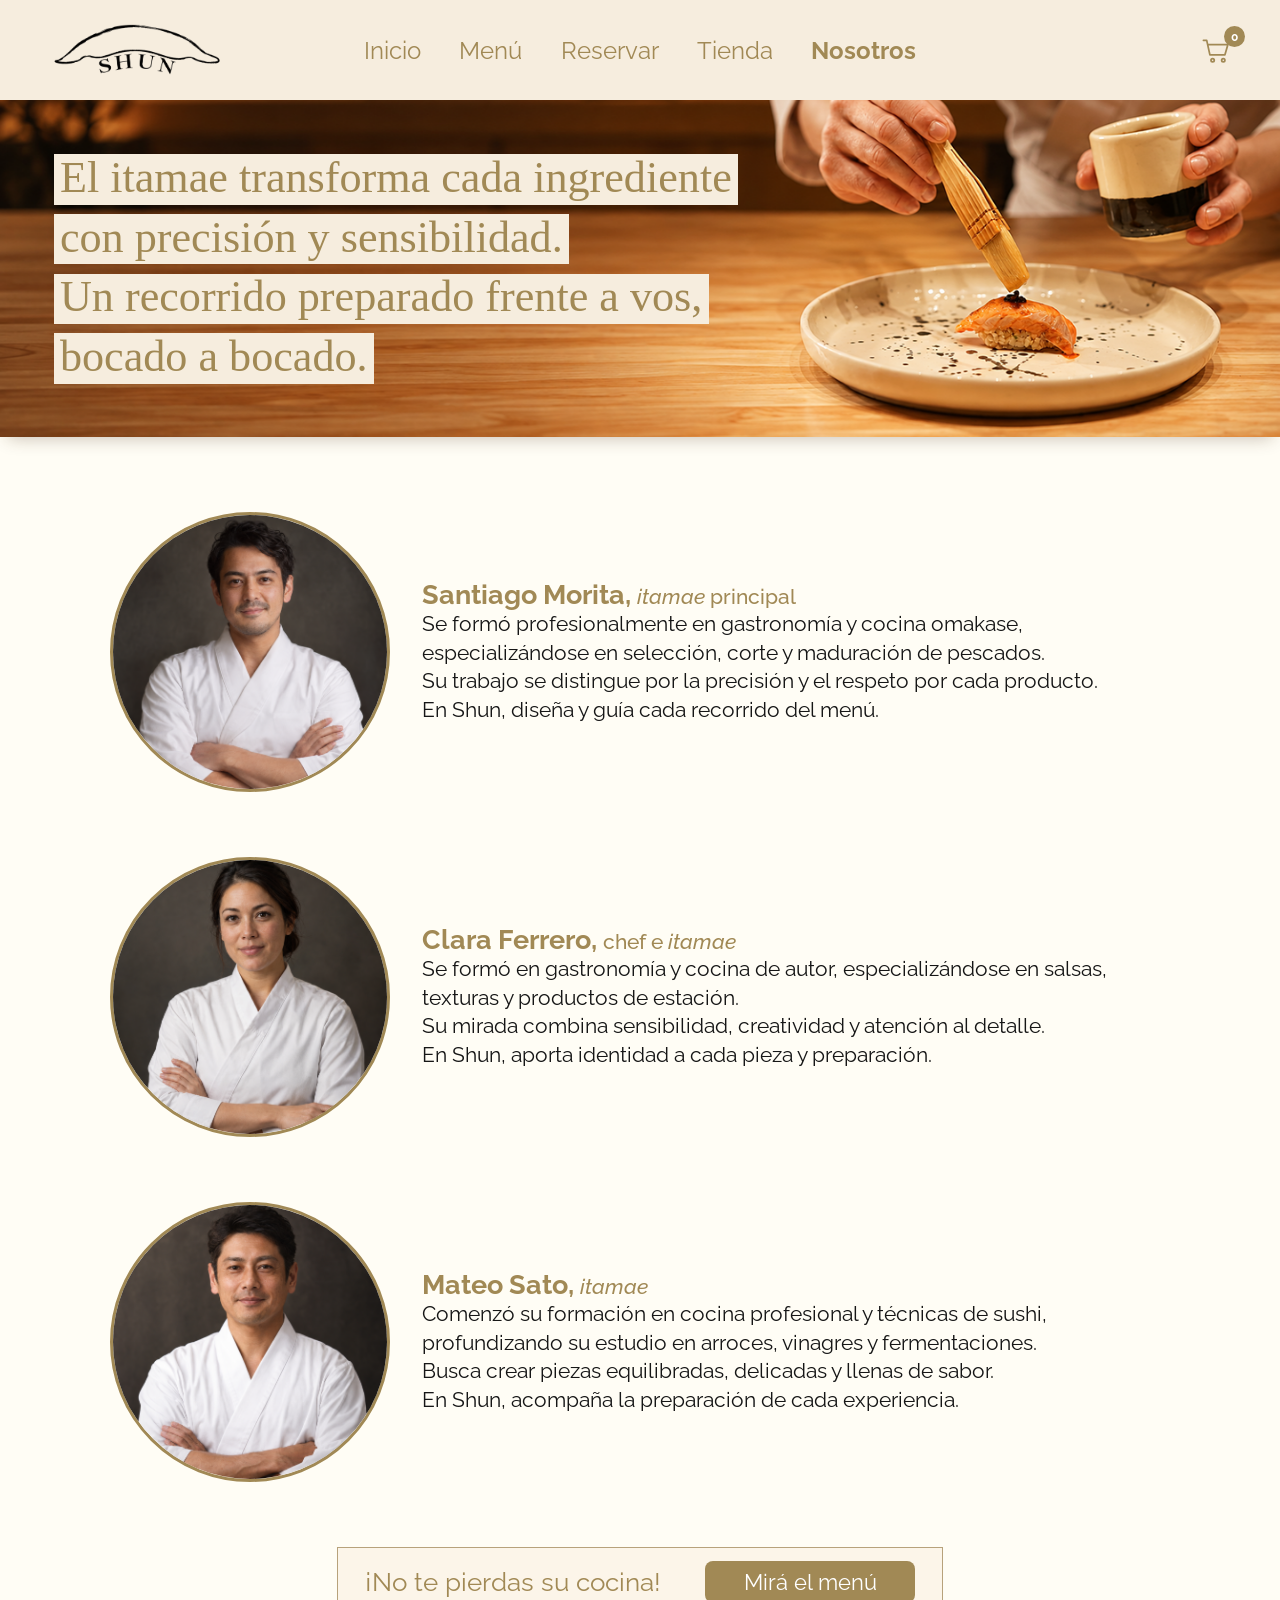
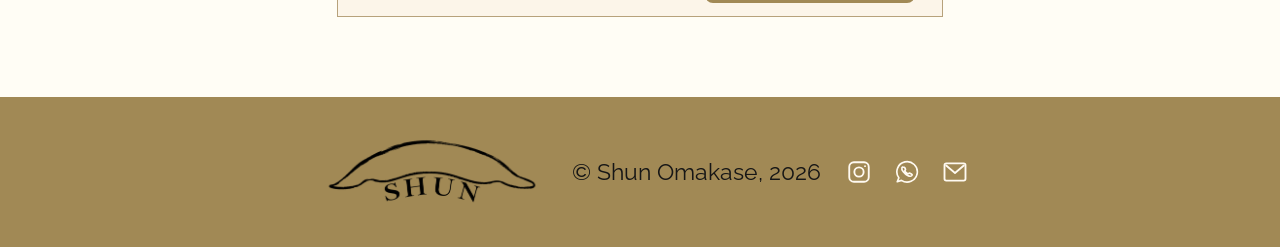
<file: nosotros.html>
<!DOCTYPE html>
<html lang="es">
<head>
  <meta charset="UTF-8">
  <meta name="viewport" content="width=device-width, initial-scale=1.0">
  <title>Shun Omakase | Nosotros</title>
  <link rel="preconnect" href="https://fonts.googleapis.com">
  <link rel="preconnect" href="https://fonts.gstatic.com" crossorigin>
  <link href="https://fonts.googleapis.com/css2?family=Corinthia:wght@400;700&amp;family=Raleway:wght@400;500;600;700&amp;display=swap" rel="stylesheet">
  <link rel="stylesheet" href="estilos.css">
  <script src="interacciones.js" defer></script>
</head>
<body>
  <header class="encabezado-sitio">
    <div class="contenido-encabezado">
      <a class="marca" href="index.html" aria-label="Shun Omakase, ir al inicio"><img src="imagenes/logo.png" alt="Shun Omakase"></a>
      <nav class="navegacion-principal" id="menu-principal" aria-label="Navegación principal">
        <ul>
          <li><a href="index.html">Inicio</a></li>
          <li><a href="menu.html">Menú</a></li>
          <li><a href="reservar.html">Reservar</a></li>
          <li><a href="tienda.html">Tienda</a></li>
          <li><a href="nosotros.html" aria-current="page">Nosotros</a></li>
        </ul>
      </nav>
      <div class="acciones-encabezado">
        <a class="enlace-carrito" href="carrito.html" aria-label="Carrito, 0 productos">
          <svg viewBox="0 0 32 32" fill="none" stroke="currentColor" stroke-width="1.8" stroke-linecap="round" stroke-linejoin="round" aria-hidden="true" focusable="false"><path d="M2.5 5.5h3.4l3.3 15h15.5l3-10.5H7.2"/><circle cx="12" cy="26" r="1.7"/><circle cx="23" cy="26" r="1.7"/></svg>
          <span class="contador-carrito" aria-hidden="true">0</span>
        </a>
        <button class="boton-menu" type="button" aria-label="Abrir menú" aria-controls="menu-principal" aria-expanded="false"><span></span><span></span><span></span></button>
      </div>
    </div>
  </header>

  <main>
    <section class="portada-fotografica portada-nosotros" aria-label="Nuestra manera de cocinar">
      <h1 class="texto-portada">
        <span class="linea-portada"><span class="resaltado">El itamae transforma cada ingrediente</span></span>
        <span class="linea-portada"><span class="resaltado">con precisión y sensibilidad.</span></span>
        <span class="linea-portada"><span class="resaltado">Un recorrido preparado frente a vos,</span></span>
        <span class="linea-portada"><span class="resaltado">bocado a bocado.</span></span>
      </h1>
    </section>

    <section class="seccion-equipo" aria-label="Nuestro equipo">
      <div class="contenido-equipo">
        <article class="integrante-equipo">
          <img src="imagenes/santiago.png" alt="Retrato de Santiago Morita" loading="lazy">
          <div>
            <h2>Santiago Morita, <small><em>itamae</em> principal</small></h2>
            <p>Se formó profesionalmente en gastronomía y cocina omakase, especializándose en selección, corte y maduración de pescados.<br>Su trabajo se distingue por la precisión y el respeto por cada producto.<br>En Shun, diseña y guía cada recorrido del menú.</p>
          </div>
        </article>

        <article class="integrante-equipo">
          <img src="imagenes/clara.png" alt="Retrato de Clara Ferrero" loading="lazy">
          <div>
            <h2>Clara Ferrero, <small>chef e <em>itamae</em></small></h2>
            <p>Se formó en gastronomía y cocina de autor, especializándose en salsas, texturas y productos de estación.<br>Su mirada combina sensibilidad, creatividad y atención al detalle.<br>En Shun, aporta identidad a cada pieza y preparación.</p>
          </div>
        </article>

        <article class="integrante-equipo">
          <img src="imagenes/mateo.png" alt="Retrato de Mateo Sato" loading="lazy">
          <div>
            <h2>Mateo Sato, <small><em>itamae</em></small></h2>
            <p>Comenzó su formación en cocina profesional y técnicas de sushi, profundizando su estudio en arroces, vinagres y fermentaciones.<br>Busca crear piezas equilibradas, delicadas y llenas de sabor.<br>En Shun, acompaña la preparación de cada experiencia.</p>
          </div>
        </article>
      </div>

      <div class="recuadro recuadro-equipo">
        <p>¡No te pierdas su cocina!</p>
        <a class="boton" href="menu.html">Mirá el menú</a>
      </div>
    </section>
  </main>

  <footer class="pie-sitio">
    <div class="contenido-pie">
      <a href="index.html" aria-label="Shun Omakase, ir al inicio"><img class="logo-pie" src="imagenes/logo.png" alt="Shun Omakase"></a>
      <p>© Shun Omakase, 2026</p>
      <div class="enlaces-redes" aria-label="Contacto y redes">
        <a href="https://www.instagram.com/pf.faziorenata/" target="_blank" rel="noopener noreferrer" aria-label="Instagram de @pf.faziorenata"><img src="imagenes/instagram.svg" alt=""></a>
        <a href="https://wa.me/541165927291" target="_blank" rel="noopener noreferrer" aria-label="Escribir por WhatsApp"><img src="imagenes/whatsapp.svg" alt=""></a>
        <a href="mailto:hola@shunomakase.com" aria-label="Enviar un correo"><img src="imagenes/correo.svg" alt=""></a>
      </div>
    </div>
  </footer>
</body>
</html>
</file>
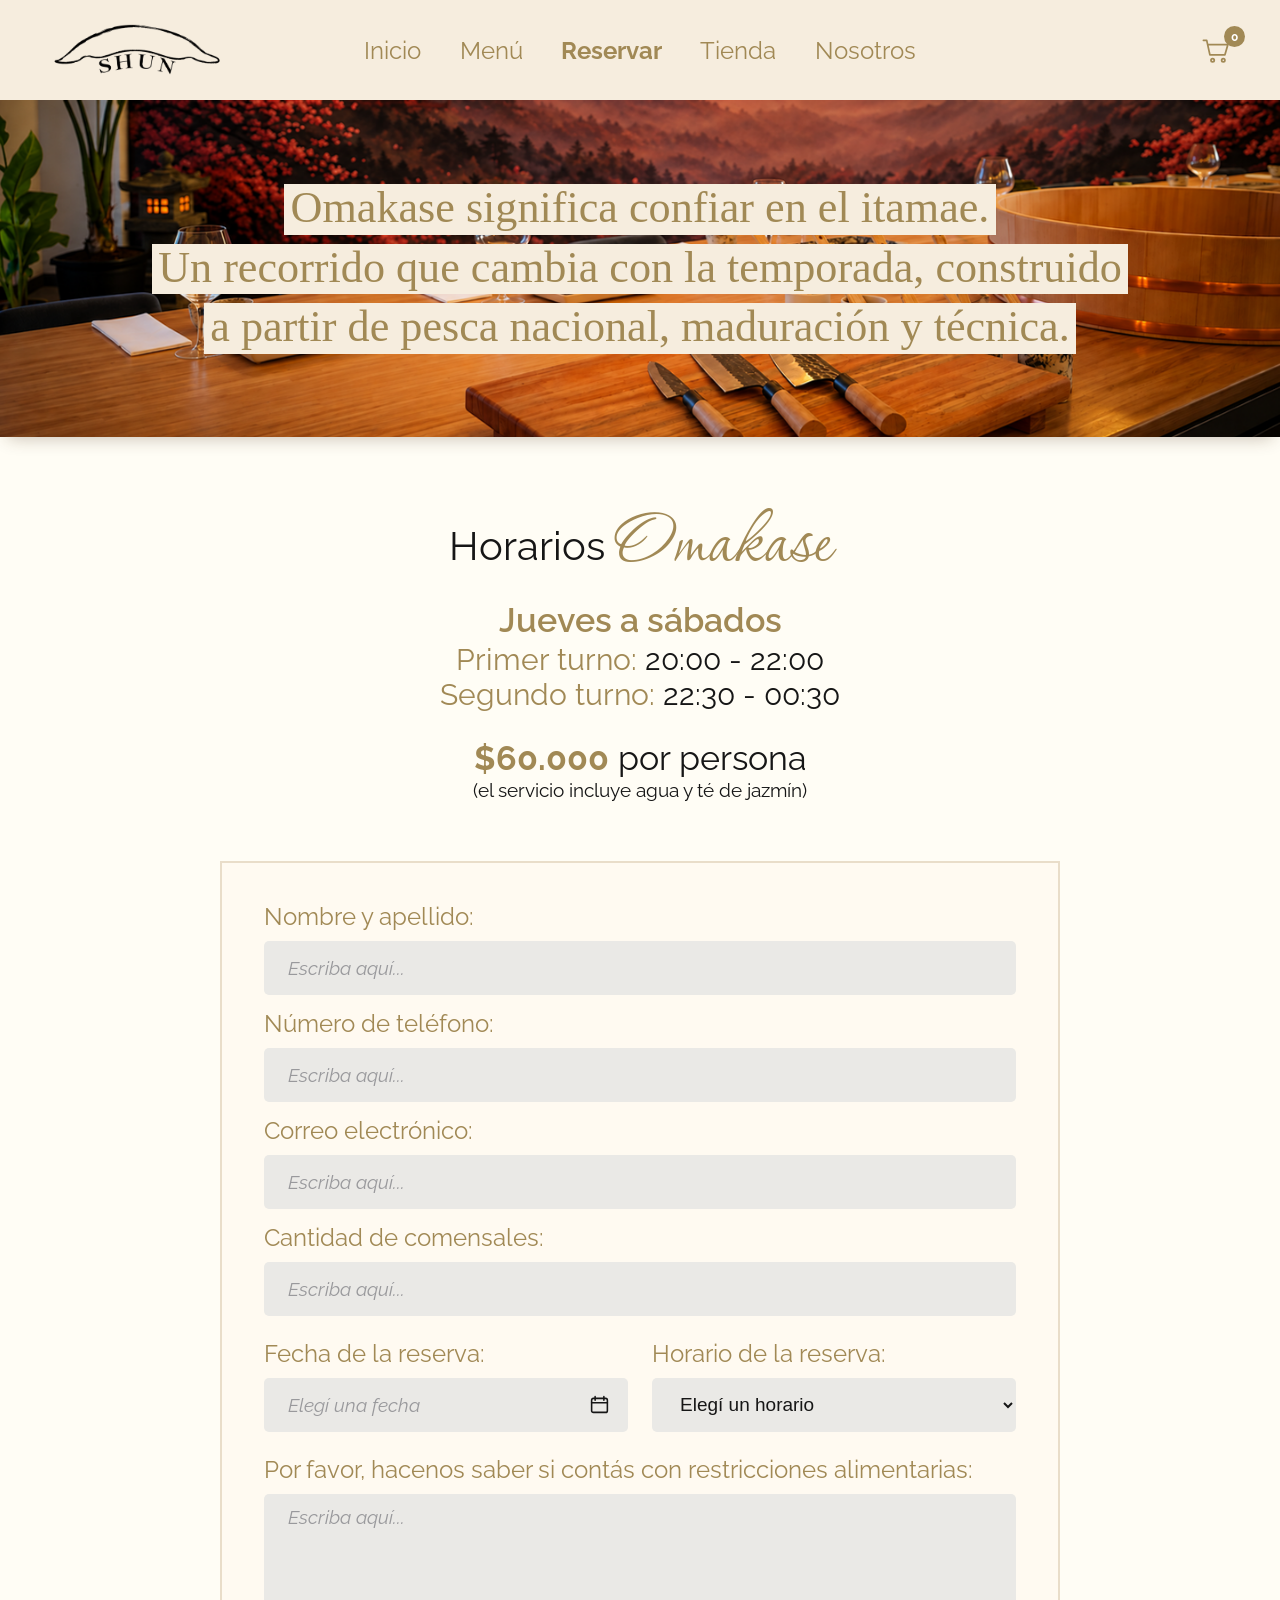
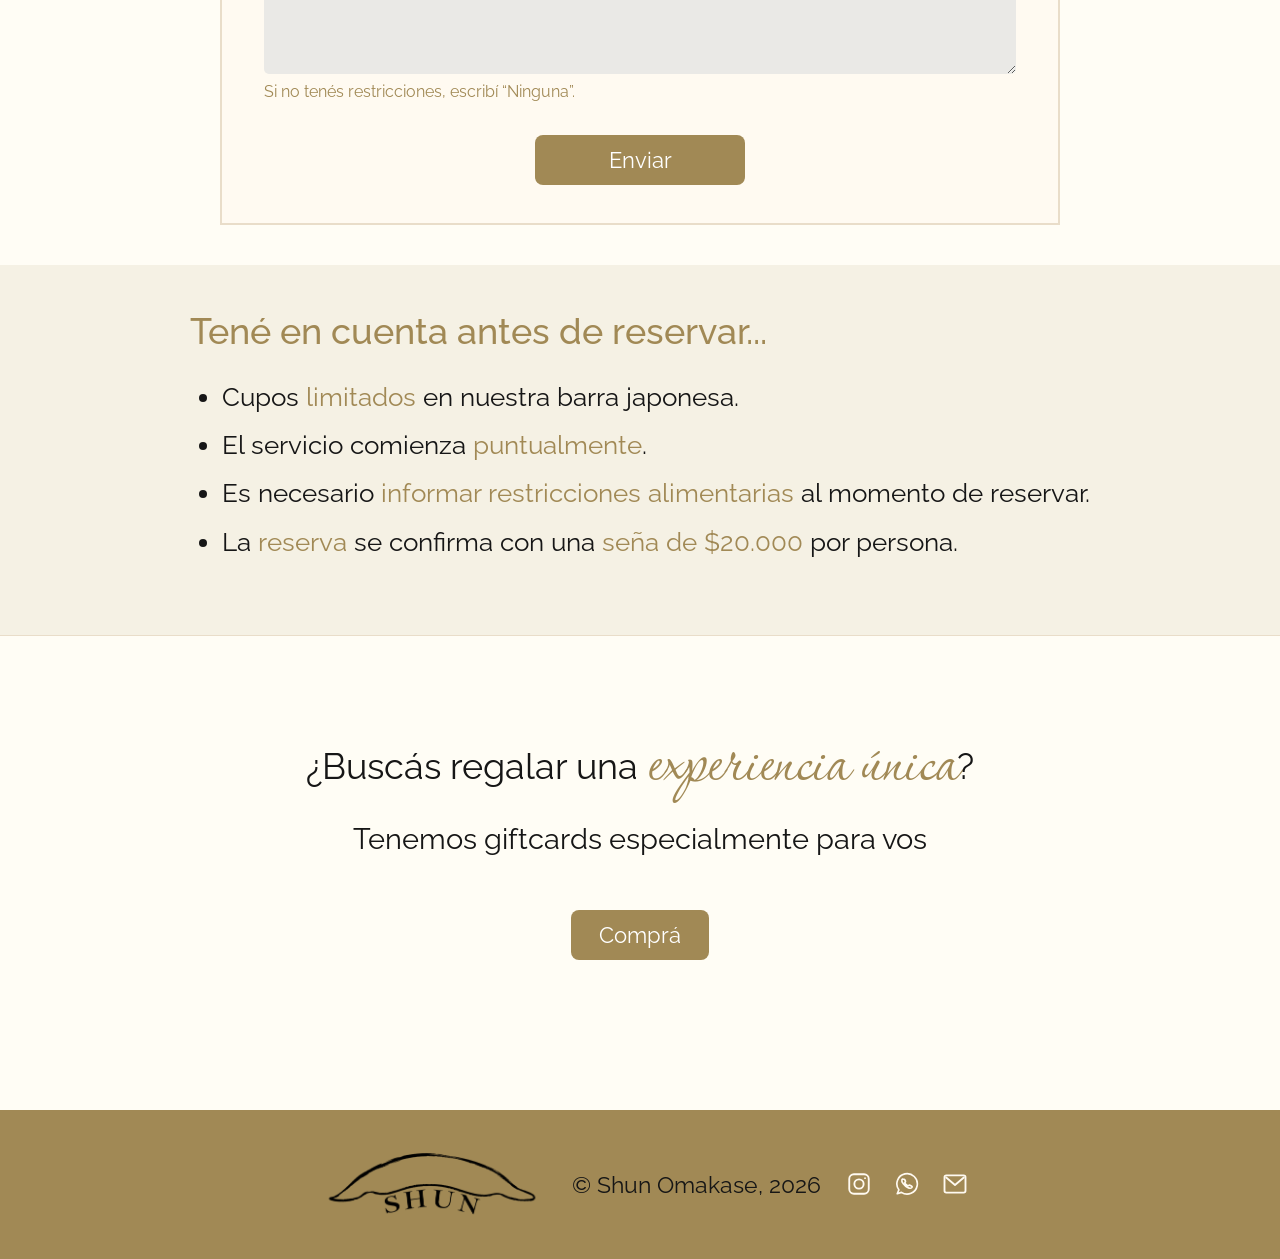
<file: reservar.html>
<!DOCTYPE html>
<html lang="es">
<head>
  <meta charset="UTF-8">
  <meta name="viewport" content="width=device-width, initial-scale=1.0">
  <title>Shun Omakase | Reservar</title>
  <link rel="preconnect" href="https://fonts.googleapis.com">
  <link rel="preconnect" href="https://fonts.gstatic.com" crossorigin>
  <link href="https://fonts.googleapis.com/css2?family=Corinthia:wght@400;700&amp;family=Raleway:wght@400;500;600;700&amp;display=swap" rel="stylesheet">
  <link rel="stylesheet" href="estilos.css">
  <script src="interacciones.js" defer></script>
</head>
<body>
  <header class="encabezado-sitio">
    <div class="contenido-encabezado">
      <a class="marca" href="index.html" aria-label="Shun Omakase, ir al inicio"><img src="imagenes/logo.png" alt="Shun Omakase"></a>
      <nav class="navegacion-principal" id="menu-principal" aria-label="Navegación principal">
        <ul>
          <li><a href="index.html">Inicio</a></li>
          <li><a href="menu.html">Menú</a></li>
          <li><a href="reservar.html" aria-current="page">Reservar</a></li>
          <li><a href="tienda.html">Tienda</a></li>
          <li><a href="nosotros.html">Nosotros</a></li>
        </ul>
      </nav>
      <div class="acciones-encabezado">
        <a class="enlace-carrito" href="carrito.html" aria-label="Carrito, 0 productos">
          <svg viewBox="0 0 32 32" fill="none" stroke="currentColor" stroke-width="1.8" stroke-linecap="round" stroke-linejoin="round" aria-hidden="true" focusable="false"><path d="M2.5 5.5h3.4l3.3 15h15.5l3-10.5H7.2"/><circle cx="12" cy="26" r="1.7"/><circle cx="23" cy="26" r="1.7"/></svg>
          <span class="contador-carrito" aria-hidden="true">0</span>
        </a>
        <button class="boton-menu" type="button" aria-label="Abrir menú" aria-controls="menu-principal" aria-expanded="false"><span></span><span></span><span></span></button>
      </div>
    </div>
  </header>

  <main>
    <section class="portada-fotografica portada-reservar" aria-label="La experiencia omakase">
      <h1 class="texto-portada">
        <span class="linea-portada"><span class="resaltado">Omakase significa confiar en el itamae.</span></span>
        <span class="texto-reserva-escritorio">
          <span class="linea-portada"><span class="resaltado">Un recorrido que cambia con la temporada, construido</span></span>
          <span class="linea-portada"><span class="resaltado">a partir de pesca nacional, maduración y técnica.</span></span>
        </span>
        <span class="texto-reserva-celular"><span class="linea-portada"><span class="resaltado">Un recorrido que cambia con la temporada.</span></span></span>
      </h1>
    </section>

    <section class="seccion-reserva">
      <div class="datos-reserva">
        <h2>Horarios <span class="palabra-manuscrita">Omakase</span></h2>
        <p class="dias-reserva">Jueves a sábados</p>
        <p><span>Primer turno:</span> 20:00 - 22:00<br><span>Segundo turno:</span> 22:30 - 00:30</p>
        <p class="precio-reserva"><strong>$60.000</strong> por persona</p>
        <p class="incluye-reserva">(el servicio incluye agua y té de jazmín)</p>
      </div>

      <form class="formulario-reserva" id="formulario-reserva" aria-label="Formulario de reserva">
        <label for="nombre">Nombre y apellido:</label>
        <input id="nombre" name="nombre" type="text" placeholder="Escriba aquí..." autocomplete="name" required>
        <label for="telefono">Número de teléfono:</label>
        <input id="telefono" name="telefono" type="tel" placeholder="Escriba aquí..." autocomplete="tel" required>
        <label for="correo">Correo electrónico:</label>
        <input id="correo" name="correo" type="email" placeholder="Escriba aquí..." autocomplete="email" required>
        <label for="comensales">Cantidad de comensales:</label>
        <input id="comensales" name="comensales" type="number" min="1" max="20" placeholder="Escriba aquí..." required>
        <div class="campos-turno">
          <div class="selector-fecha">
            <label for="fecha">Fecha de la reserva:</label>
            <input id="fecha" name="fecha" type="text" placeholder="Elegí una fecha" readonly required aria-required="true" aria-haspopup="dialog" aria-controls="calendario-reserva" aria-expanded="false" aria-describedby="ayuda-fecha" aria-errormessage="error-fecha">
            <span class="ayuda-oculta" id="ayuda-fecha">El calendario permite seleccionar solamente jueves, viernes o sábados.</span>
            <div class="calendario-reserva" id="calendario-reserva" role="dialog" aria-label="Elegir fecha de reserva" hidden>
              <div class="cabecera-calendario">
                <button type="button" id="mes-anterior" aria-label="Mes anterior">‹</button>
                <strong id="mes-calendario" aria-live="polite"></strong>
                <button type="button" id="mes-siguiente" aria-label="Mes siguiente">›</button>
              </div>
              <div class="dias-semana" aria-hidden="true"><span>Lu</span><span>Ma</span><span>Mi</span><span>Ju</span><span>Vi</span><span>Sá</span><span>Do</span></div>
              <div class="dias-calendario" id="dias-calendario"></div>
            </div>
            <p class="error-fecha" id="error-fecha" role="alert" hidden></p>
          </div>
          <div>
            <label for="horario">Horario de la reserva:</label>
            <select id="horario" name="horario" required>
              <option value="">Elegí un horario</option>
              <option value="20:00">20:00</option>
              <option value="22:30">22:30</option>
            </select>
          </div>
        </div>
        <label for="restricciones">Por favor, hacenos saber si contás con restricciones alimentarias:</label>
        <textarea id="restricciones" name="restricciones" placeholder="Escriba aquí..." required></textarea>
        <p class="ayuda-restricciones">Si no tenés restricciones, escribí “Ninguna”.</p>
        <button class="boton-enviar" type="submit">Enviar</button>
      </form>
    </section>

    <section class="notas-reserva">
      <div class="contenido-notas">
        <h2>Tené en cuenta antes de reservar...</h2>
        <ul>
          <li>Cupos <span>limitados</span> en nuestra barra japonesa.</li>
          <li>El servicio comienza <span>puntualmente</span>.</li>
          <li>Es necesario <span>informar restricciones alimentarias</span> al momento de reservar.</li>
          <li>La <span>reserva</span> se confirma con una <span>seña de $20.000</span> por persona.</li>
        </ul>
      </div>
    </section>

    <section class="invitacion-regalo">
      <h2>¿Buscás regalar una <span class="palabra-manuscrita">experiencia única</span>?</h2>
      <p>Tenemos giftcards especialmente para vos</p>
      <a class="boton" href="giftcards.html">Comprá</a>
    </section>
  </main>

  <footer class="pie-sitio">
    <div class="contenido-pie">
      <a href="index.html" aria-label="Shun Omakase, ir al inicio"><img class="logo-pie" src="imagenes/logo.png" alt="Shun Omakase"></a>
      <p>© Shun Omakase, 2026</p>
      <div class="enlaces-redes" aria-label="Contacto y redes">
        <a href="https://www.instagram.com/pf.faziorenata/" target="_blank" rel="noopener noreferrer" aria-label="Instagram de @pf.faziorenata"><img src="imagenes/instagram.svg" alt=""></a>
        <a href="https://wa.me/541165927291" target="_blank" rel="noopener noreferrer" aria-label="Escribir por WhatsApp"><img src="imagenes/whatsapp.svg" alt=""></a>
        <a href="mailto:hola@shunomakase.com" aria-label="Enviar un correo"><img src="imagenes/correo.svg" alt=""></a>
      </div>
    </div>
  </footer>
</body>
</html>
</file>
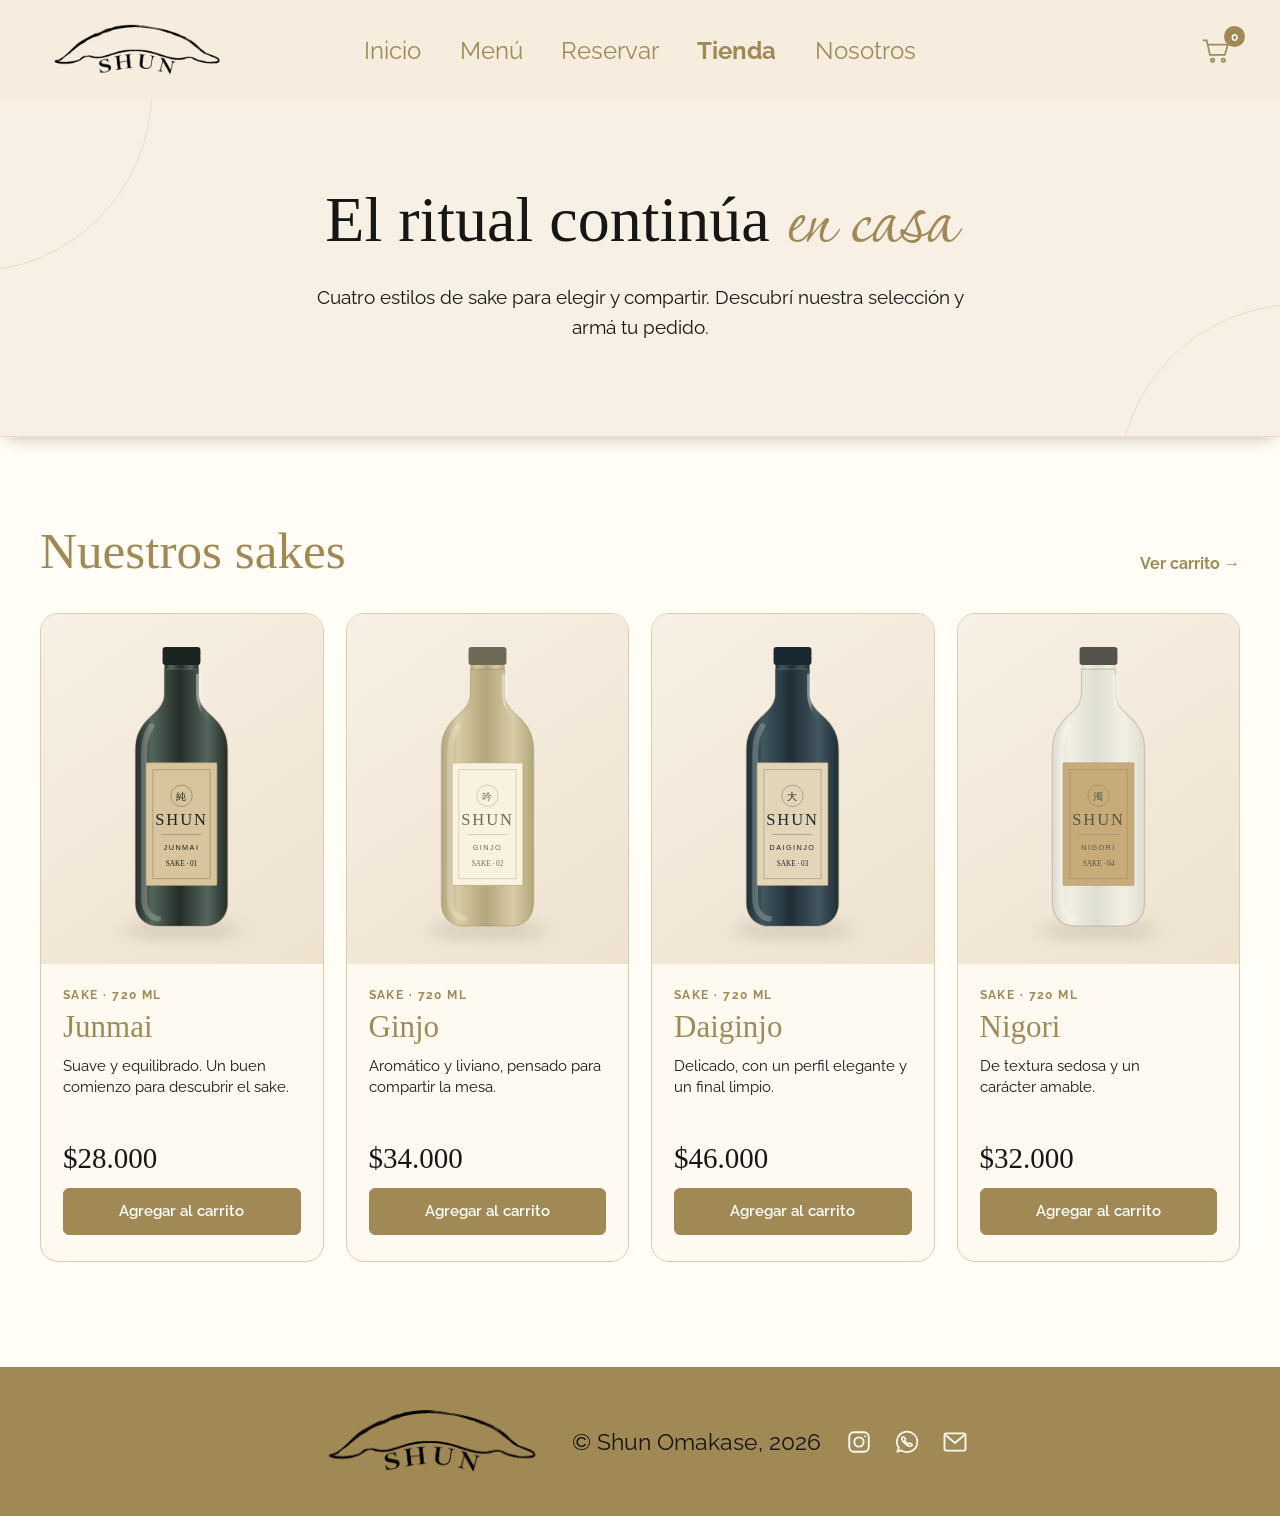
<file: tienda.html>
<!DOCTYPE html>
<html lang="es">
<head>
  <meta charset="UTF-8">
  <meta name="viewport" content="width=device-width, initial-scale=1.0">
  <title>Shun Omakase | Tienda</title>
  <link rel="preconnect" href="https://fonts.googleapis.com">
  <link rel="preconnect" href="https://fonts.gstatic.com" crossorigin>
  <link href="https://fonts.googleapis.com/css2?family=Corinthia:wght@400;700&amp;family=Raleway:wght@400;500;600;700&amp;display=swap" rel="stylesheet">
  <link rel="stylesheet" href="estilos.css">
  <script src="interacciones.js" defer></script>
</head>
<body>
  <header class="encabezado-sitio">
    <div class="contenido-encabezado">
      <a class="marca" href="index.html" aria-label="Shun Omakase, ir al inicio"><img src="imagenes/logo.png" alt="Shun Omakase"></a>
      <nav class="navegacion-principal" id="menu-principal" aria-label="Navegación principal">
        <ul>
          <li><a href="index.html">Inicio</a></li>
          <li><a href="menu.html">Menú</a></li>
          <li><a href="reservar.html">Reservar</a></li>
          <li><a href="tienda.html" aria-current="page">Tienda</a></li>
          <li><a href="nosotros.html">Nosotros</a></li>
        </ul>
      </nav>
      <div class="acciones-encabezado">
        <a class="enlace-carrito" href="carrito.html" aria-label="Carrito, 0 productos">
          <svg viewBox="0 0 32 32" fill="none" stroke="currentColor" stroke-width="1.8" stroke-linecap="round" stroke-linejoin="round" aria-hidden="true" focusable="false"><path d="M2.5 5.5h3.4l3.3 15h15.5l3-10.5H7.2"/><circle cx="12" cy="26" r="1.7"/><circle cx="23" cy="26" r="1.7"/></svg>
          <span class="contador-carrito" aria-hidden="true">0</span>
        </a>
        <button class="boton-menu" type="button" aria-label="Abrir menú" aria-controls="menu-principal" aria-expanded="false"><span></span><span></span><span></span></button>
      </div>
    </div>
  </header>

  <main>
    <section class="cabecera-tienda">
      <div class="contenido-cabecera-tienda">
        <h1>El ritual continúa <span class="palabra-manuscrita">en casa</span></h1>
        <p>Cuatro estilos de sake para elegir y compartir. Descubrí nuestra selección y armá tu pedido.</p>
      </div>
    </section>
    <section class="seccion-catalogo" aria-labelledby="titulo-catalogo">
      <div class="encabezado-catalogo">
        <h2 id="titulo-catalogo">Nuestros sakes</h2>
        <a href="carrito.html" class="enlace-ver-carrito">Ver carrito <span aria-hidden="true">→</span></a>
      </div>
      <div class="grilla-sakes">
        <article class="tarjeta-sake">
          <div class="imagen-sake"><img src="imagenes/sake-junmai.svg" alt="Botella ilustrada de sake Shun Junmai" loading="lazy"></div>
          <div class="detalle-sake">
            <p class="tipo-sake">Sake · 720 ml</p>
            <h3>Junmai</h3>
            <p class="descripcion-sake">Suave y equilibrado. Un buen comienzo para descubrir el sake.</p>
            <div class="compra-sake"><strong>$28.000</strong><button type="button" data-agregar="junmai">Agregar al carrito</button></div>
          </div>
        </article>
        <article class="tarjeta-sake">
          <div class="imagen-sake"><img src="imagenes/sake-ginjo.svg" alt="Botella ilustrada de sake Shun Ginjo" loading="lazy"></div>
          <div class="detalle-sake">
            <p class="tipo-sake">Sake · 720 ml</p>
            <h3>Ginjo</h3>
            <p class="descripcion-sake">Aromático y liviano, pensado para compartir la mesa.</p>
            <div class="compra-sake"><strong>$34.000</strong><button type="button" data-agregar="ginjo">Agregar al carrito</button></div>
          </div>
        </article>
        <article class="tarjeta-sake">
          <div class="imagen-sake"><img src="imagenes/sake-daiginjo.svg" alt="Botella ilustrada de sake Shun Daiginjo" loading="lazy"></div>
          <div class="detalle-sake">
            <p class="tipo-sake">Sake · 720 ml</p>
            <h3>Daiginjo</h3>
            <p class="descripcion-sake">Delicado, con un perfil elegante y un final limpio.</p>
            <div class="compra-sake"><strong>$46.000</strong><button type="button" data-agregar="daiginjo">Agregar al carrito</button></div>
          </div>
        </article>
        <article class="tarjeta-sake">
          <div class="imagen-sake"><img src="imagenes/sake-nigori.svg" alt="Botella ilustrada de sake Shun Nigori" loading="lazy"></div>
          <div class="detalle-sake">
            <p class="tipo-sake">Sake · 720 ml</p>
            <h3>Nigori</h3>
            <p class="descripcion-sake">De textura sedosa y un carácter amable.</p>
            <div class="compra-sake"><strong>$32.000</strong><button type="button" data-agregar="nigori">Agregar al carrito</button></div>
          </div>
        </article>
      </div>
      <p class="aviso-tienda" id="aviso-tienda" role="status" aria-live="polite" hidden></p>
    </section>
  </main>

  <footer class="pie-sitio">
    <div class="contenido-pie">
      <a href="index.html" aria-label="Shun Omakase, ir al inicio"><img class="logo-pie" src="imagenes/logo.png" alt="Shun Omakase"></a>
      <p>© Shun Omakase, 2026</p>
      <div class="enlaces-redes" aria-label="Contacto y redes">
        <a href="https://www.instagram.com/pf.faziorenata/" target="_blank" rel="noopener noreferrer" aria-label="Instagram de @pf.faziorenata"><img src="imagenes/instagram.svg" alt=""></a>
        <a href="https://wa.me/541165927291" target="_blank" rel="noopener noreferrer" aria-label="Escribir por WhatsApp"><img src="imagenes/whatsapp.svg" alt=""></a>
        <a href="mailto:hola@shunomakase.com" aria-label="Enviar un correo"><img src="imagenes/correo.svg" alt=""></a>
      </div>
    </div>
  </footer>
</body>
</html>
</file>
<file: estilos.css>
/* Colores, tipografías y reglas compartidas */
:root {
  --fondo: #fffdf5;
  --fondo-encabezado: #f6edde;
  --fondo-tarjeta: #faf4e9;
  --dorado: #a18955;
  --dorado-suave: rgb(161 137 85 / 10%);
  --texto-oscuro: #161616;
  --linea: #e9ddc9;
  --alto-encabezado: 100px;
}

* { box-sizing: border-box; }
html { scroll-behavior: smooth; scroll-padding-top: var(--alto-encabezado); }
body { margin: 0; background: var(--fondo); color: var(--texto-oscuro); font-family: "Raleway", Arial, sans-serif; }
.pagina-carrito { min-height: 100vh; display: flex; flex-direction: column; }
.pagina-carrito main { flex: 1; }
img { display: block; max-width: 100%; }
a { color: inherit; text-decoration: none; }
h1, h2, p { margin: 0; }
button, input, textarea { font: inherit; }
button { cursor: pointer; }
p { text-wrap: pretty; }
.palabra-manuscrita { color: var(--dorado); font-family: "Corinthia", cursive; font-weight: 400; }
.descripcion-celular, .texto-menu-celular, .texto-reserva-celular { display: none; }

/* Encabezado */
.encabezado-sitio { position: sticky; top: 0; z-index: 50; height: var(--alto-encabezado); background: var(--fondo-encabezado); }
.contenido-encabezado { width: min(1360px, calc(100% - 80px)); height: 100%; margin: auto; display: grid; grid-template-columns: 190px minmax(0, 1fr) 190px; align-items: center; }
.marca { display: block; width: 190px; }
.marca img { width: 100%; height: 94px; object-fit: contain; }
.navegacion-principal { grid-column: 2; }
.navegacion-principal ul { display: flex; justify-content: center; gap: clamp(20px, 3vw, 50px); list-style: none; padding: 0; margin: 0; }
.navegacion-principal a { color: var(--dorado); font-size: 24px; white-space: nowrap; }
.navegacion-principal a[aria-current="page"] { font-weight: 700; }
.navegacion-principal a:hover, .datos-ubicacion a:hover { text-decoration: underline; }
.acciones-encabezado { grid-column: 3; justify-self: end; display: flex; align-items: center; }
.enlace-carrito { position: relative; display: grid; place-items: center; width: 48px; height: 48px; color: var(--dorado); border-radius: 50%; }
.enlace-carrito:hover, .enlace-carrito[aria-current="page"] { background: #eadfc9; }
.enlace-carrito svg { width: 31px; height: 31px; }
.contador-carrito { position: absolute; top: 0; right: -5px; display: grid; place-items: center; min-width: 21px; height: 21px; padding: 0 4px; border-radius: 20px; background: var(--dorado); color: #fff; font: 700 12px/1 "Raleway", Arial, sans-serif; }
.boton-menu { display: none; }

/* Portadas: las cuatro imágenes conservan su proporción 1440 × 379 */
.portada-fotografica { height: min(379px, 26.32vw); display: flex; align-items: center; background-size: cover; background-repeat: no-repeat; background-position: center bottom; }
/* Sombra suave en el borde inferior de las portadas */
.portada-fotografica, .cabecera-tienda {
  position: relative;
  z-index: 1;
  box-shadow: 0 9px 16px -8px rgb(72 48 24 / 30%);
}
.portada-inicio { justify-content: center; background-image: url("imagenes/portada-inicio.png"); }
.portada-menu { background-image: url("imagenes/portada-menu.png"); }
.portada-reservar { justify-content: center; background-image: url("imagenes/portada-reservar.png"); }
.portada-nosotros { background-image: url("imagenes/portada-nosotros.png"); }
.portada-inicio h1, .texto-portada { color: var(--dorado); font-family: Georgia, serif; font-weight: 400; line-height: 1.15; }
.portada-inicio h1 { font-size: clamp(30px, 3.5vw, 50px); text-align: center; }
.portada-inicio .texto-pequeno { font-size: .65em; }
.resaltado { padding: 0 7px; background: var(--fondo-encabezado); -webkit-box-decoration-break: clone; box-decoration-break: clone; }
.linea-portada .resaltado { display: inline-block; padding: .02em .14em .08em; line-height: 1.05; }
.texto-portada { width: 100%; padding: 0 clamp(30px, 4.2vw, 60px); font-size: clamp(28px, 3.45vw, 50px); }
.linea-portada { display: block; margin-bottom: .18em; }
.linea-portada:last-child { margin-bottom: 0; }
.portada-reservar .texto-portada { text-align: center; }

/* Botones y recuadros compartidos */
.boton, .boton-enviar, .boton-comprar { display: inline-block; border: 0; border-radius: 8px; padding: 12px 28px; background: var(--dorado); color: #fff; text-align: center; font-size: 22px; white-space: nowrap; }
:focus-visible { outline: 3px solid #5c4625; outline-offset: 3px; }
.recuadro { display: flex; align-items: center; justify-content: space-between; gap: 26px; padding: 13px 27px; border: 1px solid #b7a27b; background: #fcf5e9; color: var(--dorado); font-size: 26px; }
.recuadro p { white-space: nowrap; }
.recuadro .boton { min-width: 210px; padding: 8px 20px; }

/* Inicio: texto y video */
.seccion-presentacion { padding: 110px clamp(24px, 5vw, 72px) 115px; border-bottom: 1px solid var(--linea); }
.distribucion-presentacion { max-width: 1190px; margin: auto; display: grid; grid-template-columns: minmax(0, 1fr) minmax(0, 1.08fr); gap: clamp(40px, 6vw, 90px); align-items: center; }
.texto-presentacion {
  padding: clamp(28px, 4.3vw, 64px) clamp(8px, 1.5vw, 24px);
  border-radius: 15px;
  background-color: var(--dorado-suave);
  text-align: center;
}
.texto-presentacion h2 { font-size: 36px; font-weight: 400; line-height: 1.15; }
.texto-presentacion h2 > span { display: block; }
.texto-presentacion .palabra-manuscrita { font-size: 75px; }
.texto-presentacion .palabra-manuscrita, .titulo-definicion .palabra-manuscrita, .datos-reserva .palabra-manuscrita, .invitacion-regalo .palabra-manuscrita { display: inline-block; line-height: .8; vertical-align: baseline; }
.texto-presentacion .boton { margin-top: 45px; min-width: 225px; }
.video-presentacion { display: block; width: 100%; aspect-ratio: 464 / 624; object-fit: cover; border: 2px solid #b7a27b; background: #9e775c; box-shadow: 0 10px 18px -10px rgb(72 48 24 / 24%); }

/* Inicio: definición y mapa */
.seccion-definicion { padding: 84px clamp(24px, 6vw, 90px) 76px; border-bottom: 1px solid var(--linea); text-align: center; }
.ancho-contenido { max-width: 1050px; margin: auto; }
.titulo-definicion { font: 400 37px/1.25 Georgia, serif; }
.titulo-definicion .palabra-manuscrita { font-size: 88px; }
.texto-definicion { margin-top: 30px; font-size: 20px; line-height: 1.7; }
.texto-definicion p + p { margin-top: 22px; }
.seccion-definicion .boton { margin-top: 45px; min-width: 155px; }
.seccion-ubicacion { padding: 100px clamp(24px, 6vw, 90px) 105px; }
.distribucion-ubicacion { max-width: 1080px; margin: auto; display: grid; grid-template-columns: minmax(0, 650px) minmax(260px, 1fr); align-items: center; gap: 60px; }
.distribucion-ubicacion iframe { display: block; width: 100%; aspect-ratio: 1.18; border: 1px solid #c3a36c; }
.datos-ubicacion h2 { margin-bottom: 27px; font-size: 70px; line-height: .85; white-space: nowrap; }
.datos-ubicacion p { margin: 26px 0; font-size: 18px; line-height: 1.35; }

/* Menú: tarjetas de platos */
.seccion-platos { padding: 70px clamp(26px, 7vw, 110px) 100px; }
.lista-platos {
  display: grid;
  grid-template-columns: repeat(3, minmax(0, 1fr));
  gap: clamp(18px, 2.15vw, 30px);
  max-width: 1080px;
  margin: auto;
}
.tarjeta-plato {
  display: flex;
  flex-direction: column;
  padding: clamp(18px, 2vw, 26px);
  border: 1px solid var(--linea);
  border-radius: 22px;
  background-color: var(--fondo-tarjeta);
  font-size: clamp(17px, 1.45vw, 20px);
}
.tarjeta-plato > img {
  display: block;
  align-self: center;
  width: min(100%, 244px);
  height: auto;
  aspect-ratio: 1;
  object-fit: contain;
  margin-bottom: clamp(20px, 2.25vw, 33px);
}
.tarjeta-plato p { line-height: 1.45; }
.alergenos { color: var(--dorado); font-size: .9em; }
.tarjeta-plato .alergenos { color: #7b663b; margin-top: auto; padding-top: .55em; }
.alergenos strong { font-weight: 700; }
.cierre-menu { max-width: 850px; margin: 70px auto 0; text-align: center; }
.cierre-menu > p { font-size: 25px; line-height: 1.45; }
.recuadro-menu { max-width: 690px; margin: 46px auto 0; }

/* Reservas */
.seccion-reserva { padding: 74px 24px 40px; }
.datos-reserva { text-align: center; }
.datos-reserva h2 { font-size: 40px; font-weight: 400; }
.datos-reserva .palabra-manuscrita { font-size: 88px; }
.datos-reserva p { font-size: 30px; line-height: 1.16; }
.datos-reserva p span, .datos-reserva .dias-reserva, .precio-reserva strong { color: var(--dorado); }
.datos-reserva .dias-reserva { margin: 20px 0 2px; font-size: 34px; font-weight: 600; }
.datos-reserva .precio-reserva { margin-top: 27px; font-size: 34px; }
.datos-reserva .incluye-reserva { font-size: 19px; }
.formulario-reserva { width: min(840px, 100%); margin: 60px auto 0; padding: 30px 42px 38px; border: 2px solid var(--linea); background: #fffaf1; }
.formulario-reserva label { display: block; margin: 9px 0 10px; color: var(--dorado); font-size: 24px; }
.formulario-reserva input, .formulario-reserva select, .formulario-reserva textarea, .formulario-giftcard input:not(.opcion-oculta), .formulario-giftcard textarea { display: block; width: 100%; border: 0; border-radius: 5px; background: #eae9e6; color: var(--texto-oscuro); }
.formulario-reserva input, .formulario-reserva select { height: 54px; padding: 10px 24px; margin-bottom: 14px; font-size: 19px; }
.formulario-reserva input[readonly] { cursor: pointer; }
.formulario-reserva .selector-fecha input { padding-right: 48px; background-image: url("imagenes/calendario.svg"); background-repeat: no-repeat; background-position: right 18px center; background-size: 21px; }
.campos-turno { display: grid; grid-template-columns: repeat(2, minmax(0, 1fr)); gap: 24px; }
.selector-fecha { position: relative; }
.calendario-reserva[hidden], .error-fecha[hidden] { display: none; }
.calendario-reserva { position: absolute; z-index: 8; top: calc(100% - 5px); left: 0; width: min(330px, calc(100vw - 64px)); padding: 16px; border: 1px solid var(--dorado); border-radius: 7px; background: var(--fondo); box-shadow: 0 8px 22px #0003; }
.cabecera-calendario { display: flex; align-items: center; justify-content: space-between; margin-bottom: 13px; color: var(--dorado); font-size: 18px; text-transform: capitalize; }
.cabecera-calendario button { width: 35px; height: 35px; border: 1px solid var(--linea); border-radius: 5px; background: var(--fondo-encabezado); color: var(--dorado); font-size: 25px; }
.cabecera-calendario button:disabled { opacity: .35; cursor: default; }
.dias-semana, .dias-calendario { display: grid; grid-template-columns: repeat(7, minmax(0, 1fr)); gap: 3px; text-align: center; }
.dias-semana { margin-bottom: 5px; color: var(--dorado); font-size: 13px; }
.dias-calendario button { aspect-ratio: 1; padding: 0; border: 1px solid transparent; border-radius: 4px; background: var(--fondo-encabezado); color: var(--texto-oscuro); font-size: 15px; }
.dias-calendario button:not(:disabled):hover, .dias-calendario button[aria-pressed="true"] { background: var(--dorado); color: #fff; }
.dias-calendario button:disabled { background: transparent; color: #aaa; cursor: default; }
.ayuda-oculta { position: absolute; width: 1px; height: 1px; padding: 0; margin: -1px; overflow: hidden; clip: rect(0, 0, 0, 0); white-space: nowrap; border: 0; }
.error-fecha { margin: 4px 0 10px; color: #953b32; font-size: 15px; }
.formulario-reserva textarea { min-height: 180px; padding: 12px 24px; font-size: 19px; resize: vertical; }
.ayuda-restricciones { margin-top: 8px; color: var(--dorado); font-size: 16px; }
input::placeholder, textarea::placeholder { color: #99999c; font-style: italic; }
.boton-enviar { display: block; min-width: 210px; margin: 34px auto 0; cursor: pointer; }
.notas-reserva { padding: 45px 24px 65px; background-color: var(--dorado-suave); }
.contenido-notas { max-width: 900px; margin: auto; }
.contenido-notas h2 { margin-bottom: 25px; color: var(--dorado); font-size: 36px; font-weight: 500; }
.contenido-notas ul { padding-left: 32px; margin: 0; font-size: 26px; line-height: 1.55; }
.contenido-notas li { margin-bottom: 8px; }
.contenido-notas li span { color: var(--dorado); }
.invitacion-regalo { padding: 100px 24px 150px; border-top: 1px solid var(--linea); text-align: center; }
.invitacion-regalo h2 { font-size: 36px; font-weight: 400; }
.invitacion-regalo .palabra-manuscrita { font-size: 77px; }
.invitacion-regalo p { margin: 24px 0 54px; font-size: 29px; }

/* Nuestro staff */
.seccion-equipo { padding: 75px clamp(28px, 7vw, 100px) 80px; }
.contenido-equipo { max-width: 1060px; margin: auto; }
.integrante-equipo { display: grid; grid-template-columns: 280px minmax(0, 1fr); gap: 32px; align-items: center; margin-bottom: 65px; }
.integrante-equipo img { width: 280px; height: 280px; border: 3px solid var(--dorado); border-radius: 50%; object-fit: cover; object-position: center 28%; }
.integrante-equipo h2 { color: var(--dorado); font-size: 27px; font-weight: 700; }
.integrante-equipo h2 small { font-size: 21px; font-weight: 500; }
.integrante-equipo p { font-size: 21px; line-height: 1.36; }
.recuadro-equipo { max-width: 606px; margin: 0 auto; }

/* Gift cards digitales */
.seccion-giftcards { padding: 140px clamp(25px, 5vw, 70px) 138px; }
.distribucion-giftcards { max-width: 1250px; margin: auto; display: grid; grid-template-columns: minmax(0, .44fr) minmax(0, .56fr); align-items: stretch; gap: 32px; }
.foto-giftcard { width: 100%; height: 100%; max-height: 1280px; object-fit: cover; object-position: center center; border: 2px solid #b7a27b; }
.contenido-giftcard h1 { margin-bottom: 34px; font-size: 36px; font-weight: 400; line-height: 1.15; text-wrap: pretty; }
.formulario-giftcard fieldset { min-width: 0; padding: 0; border: 0; }
.formulario-giftcard legend, .formulario-giftcard > label, .campos-entrega label { display: block; margin-bottom: 15px; color: var(--dorado); font: 400 31px/1.15 Georgia, serif; }
.grupo-opciones { margin: 0 0 45px; }
.opciones-valor, .opciones-destinatario { display: flex; flex-wrap: wrap; gap: 16px 22px; }
.opciones-valor label, .opciones-destinatario label { display: inline-flex; min-height: 58px; align-items: center; justify-content: center; padding: 9px 22px; border: 1px solid var(--dorado); background: var(--fondo-encabezado); font-size: 23px; text-align: center; cursor: pointer; }
.opciones-destinatario label { min-width: 260px; }
.opcion-oculta { position: absolute; width: 1px; height: 1px; overflow: hidden; clip-path: inset(50%); }
.opcion-oculta:checked + label { background: var(--dorado); color: #fff; }
.opcion-oculta:focus-visible + label { outline: 3px solid #5c4625; outline-offset: 3px; }
.formulario-giftcard > label { margin-top: 42px; }
.formulario-giftcard input:not(.opcion-oculta) { height: 54px; padding: 10px 25px; font-size: 20px; }
.formulario-giftcard .selector-fecha input { padding-right: 48px; background-image: url("imagenes/calendario.svg"); background-repeat: no-repeat; background-position: right 18px center; background-size: 21px; cursor: pointer; }
.campos-entrega { display: grid; grid-template-columns: 1fr 1fr; gap: 38px; margin-top: 54px; }
.campos-entrega input { max-width: 260px; }
.formulario-giftcard textarea { min-height: 156px; padding: 16px 25px; font-size: 20px; resize: vertical; }
.aclaracion-giftcard { margin: 13px 0 27px; font-size: 18px; }
.boton-comprar { width: 100%; cursor: pointer; }

/* Tienda de sake */
.cabecera-tienda { position: relative; overflow: hidden; padding: 86px 32px 94px; border-bottom: 1px solid var(--linea); background: #f8f0e4; text-align: center; }
.cabecera-tienda::before, .cabecera-tienda::after { content: ""; position: absolute; width: 360px; height: 360px; border: 1px solid #d9c8a9; border-radius: 50%; opacity: .55; pointer-events: none; }
.cabecera-tienda::before { left: -210px; top: -190px; }
.cabecera-tienda::after { right: -200px; bottom: -230px; }
.contenido-cabecera-tienda { position: relative; max-width: 910px; margin: auto; }
.cabecera-tienda h1 { margin: 0 0 20px; font: 400 clamp(45px, 5vw, 70px)/1.07 Georgia, serif; }
.cabecera-tienda h1 .palabra-manuscrita { display: inline-block; font-size: 1.55em; line-height: .75; vertical-align: baseline; }
.contenido-cabecera-tienda > p:last-child { max-width: 650px; margin: auto; font-size: 19px; line-height: 1.55; }
.seccion-catalogo { max-width: 1350px; margin: auto; padding: 85px 40px 105px; }
.encabezado-catalogo { display: flex; justify-content: space-between; align-items: end; gap: 24px; margin-bottom: 33px; }
.encabezado-catalogo h2, .encabezado-carrito h1 { color: var(--dorado); font: 400 clamp(38px, 4vw, 55px)/1.12 Georgia, serif; }
.enlace-ver-carrito { padding-bottom: 7px; color: var(--dorado); font-weight: 700; white-space: nowrap; }
.enlace-ver-carrito:hover { text-decoration: underline; }
.grilla-sakes { display: grid; grid-template-columns: repeat(4, minmax(0, 1fr)); gap: 22px; }
.tarjeta-sake { display: flex; flex-direction: column; min-width: 0; overflow: hidden; border: 1px solid #dcccae; border-radius: 18px; background: #fffaf1; }
.imagen-sake { display: grid; place-items: center; height: 350px; background: linear-gradient(145deg, #f7f0e4, #eee2cf); }
.imagen-sake img { width: 100%; height: 320px; object-fit: contain; }
.detalle-sake { display: flex; flex: 1; flex-direction: column; padding: 24px 22px 26px; }
.tipo-sake { color: var(--dorado); font-size: 12px; font-weight: 700; letter-spacing: .12em; text-transform: uppercase; }
.detalle-sake h3 { margin: 8px 0 12px; color: var(--dorado); font: 400 31px/1.1 Georgia, serif; }
.descripcion-sake { min-height: 68px; font-size: 15px; line-height: 1.45; }
.compra-sake { margin-top: auto; padding-top: 20px; }
.compra-sake strong { display: block; margin-bottom: 15px; font: 400 29px/1 Georgia, serif; }
.compra-sake button { width: 100%; min-height: 47px; padding: 10px 12px; border: 1px solid var(--dorado); border-radius: 6px; background: var(--dorado); color: #fff; font-size: 15px; font-weight: 600; }
.aviso-tienda { margin-top: 28px; padding: 13px 18px; border: 1px solid #c5b183; border-radius: 6px; background: #f8f0e4; color: #6d5732; text-align: center; }
.aviso-tienda[hidden], .carrito-vacio[hidden], .contenido-carrito[hidden] { display: none; }

/* Carrito y compra simulada */
.seccion-carrito { max-width: 1290px; min-height: 65vh; margin: auto; padding: 92px 40px 125px; }
.encabezado-carrito { margin-bottom: 55px; text-align: center; }
.encabezado-carrito > p:last-child { margin-top: 15px; font-size: 19px; }
.carrito-vacio { padding: 80px 25px; border: 1px solid var(--linea); border-radius: 14px; background: #fffaf1; text-align: center; }
.carrito-vacio p { margin-bottom: 26px; font: 400 27px/1.2 Georgia, serif; }
.contenido-carrito { display: grid; grid-template-columns: minmax(0, 1.4fr) minmax(300px, .8fr); align-items: start; gap: 50px; }
.lista-carrito { border-top: 1px solid var(--linea); }
.item-carrito { display: grid; grid-template-columns: 104px minmax(0, 1fr) auto; align-items: center; gap: 22px; padding: 19px 0; border-bottom: 1px solid var(--linea); }
.item-carrito img { width: 104px; height: 120px; object-fit: contain; border-radius: 8px; background: #f3eadb; }
.item-carrito h2 { color: var(--dorado); font: 400 26px/1.15 Georgia, serif; }
.item-carrito p { margin-top: 7px; color: #5e5a52; font-size: 14px; }
.controles-cantidad { display: inline-flex; align-items: center; overflow: hidden; margin-top: 14px; border: 1px solid #cdbb99; border-radius: 5px; }
.controles-cantidad button { width: 31px; height: 30px; border: 0; background: #f7efdf; color: #6d5732; font-size: 19px; }
.controles-cantidad span { min-width: 31px; text-align: center; font-size: 15px; }
.quitar-producto { display: inline-block; margin-left: 14px; padding: 5px 0; border: 0; background: transparent; color: #7b6744; font-size: 13px; text-decoration: underline; }
.precio-item { align-self: start; padding-top: 8px; font-size: 18px; white-space: nowrap; }
.resumen-carrito { padding: 30px; border: 1px solid #ddcbaa; border-radius: 12px; background: #faf4e9; }
.resumen-carrito h2 { margin-bottom: 22px; color: var(--dorado); font: 400 31px/1.1 Georgia, serif; }
.linea-total { display: flex; justify-content: space-between; align-items: center; gap: 20px; padding: 18px 0; border-top: 1px solid #d7c6aa; border-bottom: 1px solid #d7c6aa; font-size: 20px; }
.linea-total strong { font-size: 23px; }
.resumen-carrito form { margin-top: 25px; }
.resumen-carrito label { display: block; margin: 18px 0 8px; color: var(--dorado); font: 400 20px/1.2 Georgia, serif; }
.resumen-carrito input { width: 100%; height: 46px; padding: 10px 14px; border: 1px solid #d6cbb7; border-radius: 5px; background: #fffdf7; font-size: 15px; }
.resumen-carrito .boton-comprar { margin-top: 28px; font-size: 18px; }

/* Pantallas de confirmación */
.pagina-confirmacion {
  display: flex;
  flex-direction: column;
  min-height: 100vh;
  min-height: 100svh;
}
.pagina-confirmacion > main {
  display: flex;
  flex: 1 0 auto;
  flex-direction: column;
}
.seccion-confirmacion {
  --alto-fotos: min(288px, 43vw);
  display: flex;
  flex-direction: column;
  align-items: center;
  justify-content: center;
  justify-content: safe center;
  width: 100%;
  max-width: 860px;
  height: calc(100vh - var(--alto-encabezado));
  height: calc(100svh - var(--alto-encabezado));
  max-height: calc(372px + var(--alto-fotos));
  min-height: min-content;
  margin: auto;
  padding: clamp(20px, 4.25vh, 50px) clamp(14px, 4vw, 44px);
  text-align: center;
}
.seccion-confirmacion > * { flex: none; max-width: 100%; }
.seccion-confirmacion h1 {
  color: var(--dorado);
  font: 400 clamp(29px, min(4.2vw, 8.8vh), 52px)/1.12 Georgia, serif;
  letter-spacing: -.015em;
}
.seccion-confirmacion > p {
  max-width: min(100%, 590px);
  margin-top: clamp(16px, 2.7vh, 28px);
  font-size: clamp(15px, 1.35vw, 18px);
  line-height: 1.6;
  text-wrap: balance;
}
.acciones-confirmacion {
  display: flex;
  justify-content: center;
  flex-wrap: wrap;
  gap: clamp(10px, 1.5vw, 18px);
  margin-top: clamp(18px, 3.6vh, 34px);
}
.acciones-confirmacion .boton {
  display: inline-grid;
  place-items: center;
  min-width: clamp(124px, 14vw, 158px);
  min-height: 44px;
  padding: 9px clamp(12px, 1.65vw, 22px);
  font-size: clamp(14px, 1.1vw, 16px);
}
.boton-contorno { border: 1px solid var(--dorado); background: var(--fondo-encabezado); color: var(--dorado); }
.galeria-confirmacion {
  --espacio-fotos: clamp(8px, 1.7vw, 18px);
  display: flex;
  align-items: flex-start;
  justify-content: center;
  gap: var(--espacio-fotos);
  width: min(100%, 620px);
  height: 54px;
  flex: 0 1 var(--alto-fotos);
  min-height: 54px;
  margin-top: clamp(26px, 4.5vh, 46px);
}
.galeria-confirmacion img {
  flex: none;
  width: auto;
  min-width: 0;
  height: 100%;
  max-width: calc((100% - 2 * var(--espacio-fotos)) / 3);
  object-fit: contain;
  object-position: center top;
}

/* Pie de página */
.pie-sitio { background: var(--dorado); }
.contenido-pie { min-height: 140px; padding: 16px 25px; display: flex; justify-content: center; align-items: center; gap: 25px; }
.logo-pie { width: 235px; }
.contenido-pie p { white-space: nowrap; font-size: 23px; }
.enlaces-redes { display: flex; align-items: center; gap: 22px; }
.enlaces-redes img { width: 26px; height: 26px; }

/* Efectos al pasar el cursor */
@media (hover: hover) and (pointer: fine) {
  .tarjeta-plato, .tarjeta-sake, .integrante-equipo > img {
    --escala-hover: 1.025;
    transition: transform .22s ease, box-shadow .22s ease;
  }
  .tarjeta-plato:hover, .tarjeta-sake:hover, .integrante-equipo > img:hover {
    box-shadow: 0 8px 20px rgb(79 58 29 / 16%);
  }

  :where(.formulario-reserva, .formulario-giftcard, #formulario-carrito) :is(input:not([type="hidden"], .opcion-oculta), select, textarea),
  :is(.opciones-valor, .opciones-destinatario) label,
  .boton, .boton-enviar, .boton-comprar, .compra-sake button {
    transition: box-shadow .2s ease;
  }
  :where(.formulario-reserva, .formulario-giftcard, #formulario-carrito) :is(input:not([type="hidden"], .opcion-oculta), select, textarea):not(:disabled):hover,
  :is(.opciones-valor, .opciones-destinatario) label:hover,
  :is(.boton, .boton-enviar, .boton-comprar, .compra-sake button):not(:disabled):hover {
    box-shadow: 0 4px 12px rgb(79 58 29 / 19%);
  }
}

@media (hover: hover) and (pointer: fine) and (prefers-reduced-motion: no-preference) {
  .tarjeta-plato:hover, .tarjeta-sake:hover, .integrante-equipo > img:hover {
    transform: scale(var(--escala-hover));
  }
  .tarjeta-plato > img {
    transition: transform .22s ease;
  }
  .tarjeta-plato:hover > img {
    transform: scale(1.05);
  }
  /* El botón conserva su tamaño aunque se agrande la tarjeta que lo contiene. */
  .tarjeta-sake .compra-sake button {
    transition: transform .22s ease, box-shadow .2s ease;
  }
  .tarjeta-sake:hover .compra-sake button {
    transform: scale(calc(1 / var(--escala-hover)));
  }
}

@media (max-width: 1100px) {
  .contenido-encabezado { width: calc(100% - 48px); grid-template-columns: 155px minmax(0, 1fr) 155px; }
  .marca { width: 150px; }
  .navegacion-principal ul { gap: clamp(12px, 1.8vw, 24px); }
  .navegacion-principal a { font-size: 20px; }
  .texto-presentacion h2 { font-size: 29px; }
  .texto-presentacion .palabra-manuscrita { font-size: 60px; }
  .distribucion-ubicacion { grid-template-columns: 1fr 1fr; gap: 35px; }
  .datos-ubicacion h2 { font-size: 55px; }
  .integrante-equipo { grid-template-columns: 235px minmax(0, 1fr); gap: 26px; }
  .integrante-equipo img { width: 235px; height: 235px; }
  .integrante-equipo h2 { font-size: 23px; }
  .integrante-equipo h2 small { font-size: 18px; }
  .integrante-equipo p { font-size: 18px; }
  .formulario-giftcard legend, .formulario-giftcard > label, .campos-entrega label { font-size: 25px; }
  .opciones-valor label, .opciones-destinatario label { font-size: 18px; }
  .opciones-destinatario label { min-width: 190px; }
  .grilla-sakes { grid-template-columns: repeat(2, minmax(0, 1fr)); }
  .descripcion-sake { min-height: 0; }
  .contenido-carrito { gap: 28px; }
}

@media (max-width: 960px) {
  .lista-platos { grid-template-columns: repeat(2, minmax(0, 1fr)); max-width: 720px; }
}

@media (max-width: 800px) {
  :root { --alto-encabezado: 64px; }
  .contenido-encabezado { width: calc(100% - 36px); display: flex; justify-content: space-between; }
  .marca { width: 126px; }
  .marca img { height: 60px; }
  .acciones-encabezado { gap: 14px; }
  .enlace-carrito { width: 40px; height: 40px; }
  .enlace-carrito svg { width: 27px; height: 27px; }
  .contador-carrito { top: -3px; right: -6px; min-width: 19px; height: 19px; font-size: 11px; }
  .boton-menu { display: flex; flex-direction: column; justify-content: center; gap: 7px; width: 38px; height: 42px; border: 0; padding: 0; background: transparent; }
  .boton-menu span { display: block; width: 28px; height: 2px; background: var(--dorado); }
  .navegacion-principal { display: none; position: absolute; top: var(--alto-encabezado); left: 0; width: 100%; background: var(--fondo-encabezado); box-shadow: 0 8px 16px #0002; }
  .navegacion-principal.abierto { display: block; }
  .navegacion-principal ul { display: block; }
  .navegacion-principal a { display: block; padding: 14px 20px; text-align: center; font-size: 18px; }
  .portada-fotografica { height: 210px; }
  .texto-portada { padding: 0 20px; font-size: clamp(22px, 3.55vw, 32px); }
  .portada-reservar .texto-portada { font-size: clamp(20px, 3.2vw, 28px); }
  .portada-inicio h1 { font-size: clamp(24px, 4vw, 34px); }
  .seccion-presentacion { padding: 70px 26px; }
  .distribucion-presentacion { grid-template-columns: 1fr 1fr; gap: 28px; }
  .texto-presentacion h2 { font-size: 24px; }
  .texto-presentacion .palabra-manuscrita { font-size: 50px; }
  .texto-presentacion .boton { min-width: 0; margin-top: 30px; }
  .boton { font-size: 18px; }
  .titulo-definicion { font-size: 29px; }
  .titulo-definicion .palabra-manuscrita { font-size: 66px; }
  .texto-definicion { font-size: 18px; }
  .distribucion-ubicacion { grid-template-columns: 1fr; max-width: 620px; }
  .datos-ubicacion { text-align: center; }
  .datos-ubicacion h2 { white-space: normal; }
  .cierre-menu > p { font-size: 19px; }
  .recuadro { font-size: 20px; }
  .recuadro .boton { min-width: 135px; }
  .datos-reserva h2 { font-size: 31px; }
  .datos-reserva .palabra-manuscrita { font-size: 65px; }
  .datos-reserva p { font-size: 24px; }
  .datos-reserva .dias-reserva, .datos-reserva .precio-reserva { font-size: 26px; }
  .contenido-notas h2 { font-size: 28px; }
  .contenido-notas ul { font-size: 20px; }
  .invitacion-regalo h2 { font-size: 28px; }
  .invitacion-regalo .palabra-manuscrita { font-size: 58px; }
  .invitacion-regalo p { font-size: 22px; }
  .seccion-giftcards { padding: 70px 28px; }
  .distribucion-giftcards { grid-template-columns: 1fr 1.1fr; gap: 24px; }
  .contenido-giftcard h1 { font-size: 26px; }
  .salto-escritorio { display: none; }
  .grupo-opciones { margin-bottom: 26px; }
  .formulario-giftcard > label { margin-top: 26px; }
  .opciones-valor, .opciones-destinatario { gap: 8px; }
  .opciones-valor label, .opciones-destinatario label { min-height: 42px; padding: 7px 10px; font-size: 14px; }
  .opciones-destinatario label { min-width: 0; }
  .campos-entrega { grid-template-columns: 1fr; gap: 18px; margin-top: 27px; }
  .campos-entrega input { max-width: none; min-width: 0; }
  .formulario-giftcard legend, .formulario-giftcard > label, .campos-entrega label { font-size: 19px; }
  .formulario-giftcard input:not(.opcion-oculta) { height: 42px; }
  .cabecera-tienda { padding: 70px 28px 74px; }
  .cabecera-tienda h1 { font-size: 48px; }
  .seccion-catalogo { padding: 65px 28px 85px; }
  .seccion-carrito { padding: 65px 28px 90px; }
  .contenido-carrito { grid-template-columns: 1fr; }
  .resumen-carrito { max-width: 620px; width: 100%; margin: 0 auto; }
  .contenido-pie { min-height: 110px; }
  .logo-pie { width: 170px; }
  .contenido-pie p { font-size: 17px; }
  .enlaces-redes { gap: 12px; }
  .enlaces-redes img { width: 20px; height: 20px; }
}

@media (max-width: 700px) {
  .texto-menu-escritorio, .texto-reserva-escritorio { display: none; }
  .texto-menu-celular, .texto-reserva-celular { display: block; }
  .portada-menu { background-position: right center; }
  .portada-menu .texto-portada { max-width: 78%; }
}

@media (max-width: 600px) {
  .portada-fotografica { height: 150px; }
  .portada-inicio { background-position: center bottom; }
  .portada-menu { background-position: right bottom; }
  .portada-reservar { background-position: 40% bottom; }
  .portada-nosotros { background-position: right bottom; }
  .portada-inicio h1 { font-size: clamp(17px, 5vw, 24px); }
  .texto-portada { padding: 0 16px; font-size: clamp(14px, 3.7vw, 20px); }
  .portada-menu .texto-portada { max-width: 80%; }
  .portada-nosotros .texto-portada { font-size: clamp(12px, 3.5vw, 18px); }
  .portada-reservar .texto-portada { font-size: clamp(13px, 3.5vw, 18px); }
  .texto-menu-escritorio, .texto-reserva-escritorio, .descripcion-escritorio { display: none; }
  .texto-menu-celular, .texto-reserva-celular { display: block; }
  .descripcion-celular { display: inline; }
  .linea-portada { margin-bottom: 5px; }
  .resaltado { padding: 0 4px; }
  .seccion-presentacion { padding: 50px 25px 60px; }
  .distribucion-presentacion { grid-template-columns: 1fr; max-width: 470px; gap: 34px; }
  .texto-presentacion h2 { font-size: 25px; }
  .texto-presentacion .palabra-manuscrita { font-size: 56px; }
  .texto-presentacion .boton { margin-top: 24px; }
  .video-presentacion { width: min(100%, 390px); margin: auto; }
  .seccion-definicion { padding: 50px 26px 55px; }
  .titulo-definicion { font-size: 22px; }
  .titulo-definicion .palabra-manuscrita { font-size: 50px; }
  .texto-definicion { margin-top: 25px; font-size: 15px; line-height: 1.58; }
  .texto-definicion p + p { margin-top: 18px; }
  .seccion-definicion .boton { margin-top: 30px; }
  .seccion-ubicacion { padding: 55px 26px 70px; }
  .distribucion-ubicacion iframe { aspect-ratio: 1.25; }
  .datos-ubicacion h2 { font-size: 56px; }
  .datos-ubicacion p { margin: 15px 0; font-size: 15px; }
  .seccion-platos { padding: 45px 25px 65px; }
  .lista-platos { grid-template-columns: minmax(0, 1fr); max-width: 390px; }
  .tarjeta-plato > img { width: min(100%, 220px); }
  .cierre-menu { margin-top: 44px; }
  .cierre-menu > p { font-size: 16px; }
  .cierre-menu > p br { display: none; }
  .recuadro { justify-content: center; gap: 12px; padding: 8px 12px; font-size: 13px; }
  .recuadro p { white-space: nowrap; }
  .recuadro .boton { min-width: 0; padding: 7px 13px; font-size: 12px; }
  .recuadro-menu { margin-top: 30px; }
  .seccion-reserva { padding: 48px 24px 20px; }
  .datos-reserva h2 { font-size: 25px; }
  .datos-reserva .palabra-manuscrita { font-size: 55px; }
  .datos-reserva p { font-size: 18px; }
  .datos-reserva .dias-reserva { margin-top: 12px; font-size: 20px; }
  .datos-reserva .precio-reserva { margin-top: 16px; font-size: 21px; }
  .datos-reserva .incluye-reserva { font-size: 12px; }
  .formulario-reserva { margin-top: 38px; padding: 21px 18px 25px; }
  .formulario-reserva label { margin: 8px 0 6px; font-size: 15px; line-height: 1.3; }
  .formulario-reserva input, .formulario-reserva select { height: 40px; padding: 8px 12px; font-size: 14px; }
  .campos-turno { grid-template-columns: 1fr; gap: 0; }
  .calendario-reserva { top: calc(100% - 5px); }
  .formulario-reserva textarea { min-height: 105px; padding: 10px 12px; font-size: 14px; }
  .ayuda-restricciones { font-size: 12px; }
  .boton-enviar { min-width: 120px; padding: 8px 20px; margin-top: 20px; font-size: 15px; }
  .notas-reserva { padding: 35px 30px 45px; }
  .contenido-notas h2 { font-size: 22px; }
  .contenido-notas ul { font-size: 15px; line-height: 1.45; }
  .invitacion-regalo { padding: 65px 25px 80px; }
  .invitacion-regalo h2 { font-size: 22px; }
  .invitacion-regalo .palabra-manuscrita { font-size: 48px; }
  .invitacion-regalo p { margin: 18px 0 30px; font-size: 17px; }
  .seccion-equipo { padding: 60px 28px 70px; }
  .integrante-equipo { display: flex; flex-direction: column; gap: 16px; margin-bottom: 45px; text-align: center; }
  .integrante-equipo img { width: 175px; height: 175px; }
  .integrante-equipo h2 { font-size: 19px; }
  .integrante-equipo h2 small { font-size: 15px; }
  .integrante-equipo p { margin-top: 8px; font-size: 14px; line-height: 1.42; }
  .integrante-equipo p br { display: none; }
  .seccion-giftcards { padding: 45px 25px 70px; }
  .distribucion-giftcards { display: block; }
  .foto-giftcard { width: min(100%, 470px); height: min(110vw, 450px); margin: 0 auto 35px; object-position: center 70%; }
  .contenido-giftcard h1 { margin-bottom: 30px; font-size: 24px; }
  .formulario-giftcard legend, .formulario-giftcard > label, .campos-entrega label { font-size: 22px; }
  .grupo-opciones { margin-bottom: 29px; }
  .opciones-valor, .opciones-destinatario { gap: 9px; }
  .opciones-valor label, .opciones-destinatario label { min-height: 42px; font-size: 14px; padding: 7px 10px; }
  .formulario-giftcard > label { margin-top: 27px; }
  .formulario-giftcard input:not(.opcion-oculta) { height: 42px; padding: 8px 13px; font-size: 15px; }
  .campos-entrega { gap: 18px; }
  .campos-entrega label { min-height: 0; }
  .formulario-giftcard textarea { min-height: 105px; padding: 11px 13px; font-size: 15px; }
  .aclaracion-giftcard { font-size: 13px; }
  .boton-comprar { padding: 10px; font-size: 16px; }
  .contenido-pie { min-height: 95px; gap: 10px; padding: 14px 12px; }
  .logo-pie { width: 95px; }
  .contenido-pie p { font-size: 11px; }
  .enlaces-redes { gap: 7px; }
  .enlaces-redes img { width: 14px; height: 14px; }
  .cabecera-tienda { padding: 54px 25px 60px; }
  .cabecera-tienda h1 { margin-bottom: 19px; font-size: 36px; }
  .cabecera-tienda h1 .palabra-manuscrita { font-size: 1.48em; }
  .contenido-cabecera-tienda > p:last-child { font-size: 15px; }
  .seccion-catalogo { padding: 50px 25px 70px; }
  .encabezado-catalogo { align-items: center; margin-bottom: 22px; }
  .encabezado-catalogo h2, .encabezado-carrito h1 { font-size: 32px; }
  .enlace-ver-carrito { font-size: 13px; }
  .grilla-sakes { grid-template-columns: 1fr; gap: 20px; max-width: 440px; margin: auto; }
  .imagen-sake { height: 270px; }
  .imagen-sake img { height: 252px; }
  .detalle-sake { padding: 20px; }
  .detalle-sake h3 { font-size: 27px; }
  .descripcion-sake { font-size: 14px; }
  .compra-sake strong { font-size: 25px; }
  .seccion-carrito { padding: 53px 24px 75px; }
  .encabezado-carrito { margin-bottom: 34px; }
  .encabezado-carrito > p:last-child { font-size: 15px; }
  .carrito-vacio { padding: 50px 20px; }
  .carrito-vacio p { font-size: 23px; }
  .item-carrito { grid-template-columns: 78px minmax(0, 1fr); gap: 13px; }
  .item-carrito img { width: 78px; height: 96px; }
  .item-carrito h2 { font-size: 21px; }
  .item-carrito p { font-size: 12px; }
  .precio-item { grid-column: 2; padding-top: 0; margin-top: -3px; font-size: 16px; }
  .quitar-producto { margin-left: 10px; }
  .resumen-carrito { padding: 24px; }
  .resumen-carrito h2 { font-size: 28px; }
  .linea-total { font-size: 17px; }
  .linea-total strong { font-size: 20px; }
  .resumen-carrito .boton-comprar { font-size: 16px; }
}

@media (max-width: 380px) {
  .portada-fotografica { height: 135px; }
  .portada-menu .texto-portada { max-width: 84%; font-size: 13px; }
  .portada-nosotros .texto-portada { font-size: 12px; }
  .recuadro { font-size: 11px; gap: 8px; }
  .recuadro .boton { font-size: 11px; padding: 6px 10px; }
  .opciones-valor label { font-size: 13px; }
  .contenido-pie { gap: 7px; }
  .logo-pie { width: 82px; }
  .contenido-pie p { font-size: 10px; }
  .enlaces-redes img { width: 12px; height: 12px; }
}

@media (max-height: 540px) {
  .seccion-confirmacion { padding-block: 16px; }
  .seccion-confirmacion > p { margin-top: 12px; line-height: 1.45; }
  .acciones-confirmacion { margin-top: 15px; }
  .galeria-confirmacion { margin-top: 18px; }
}
</file>
